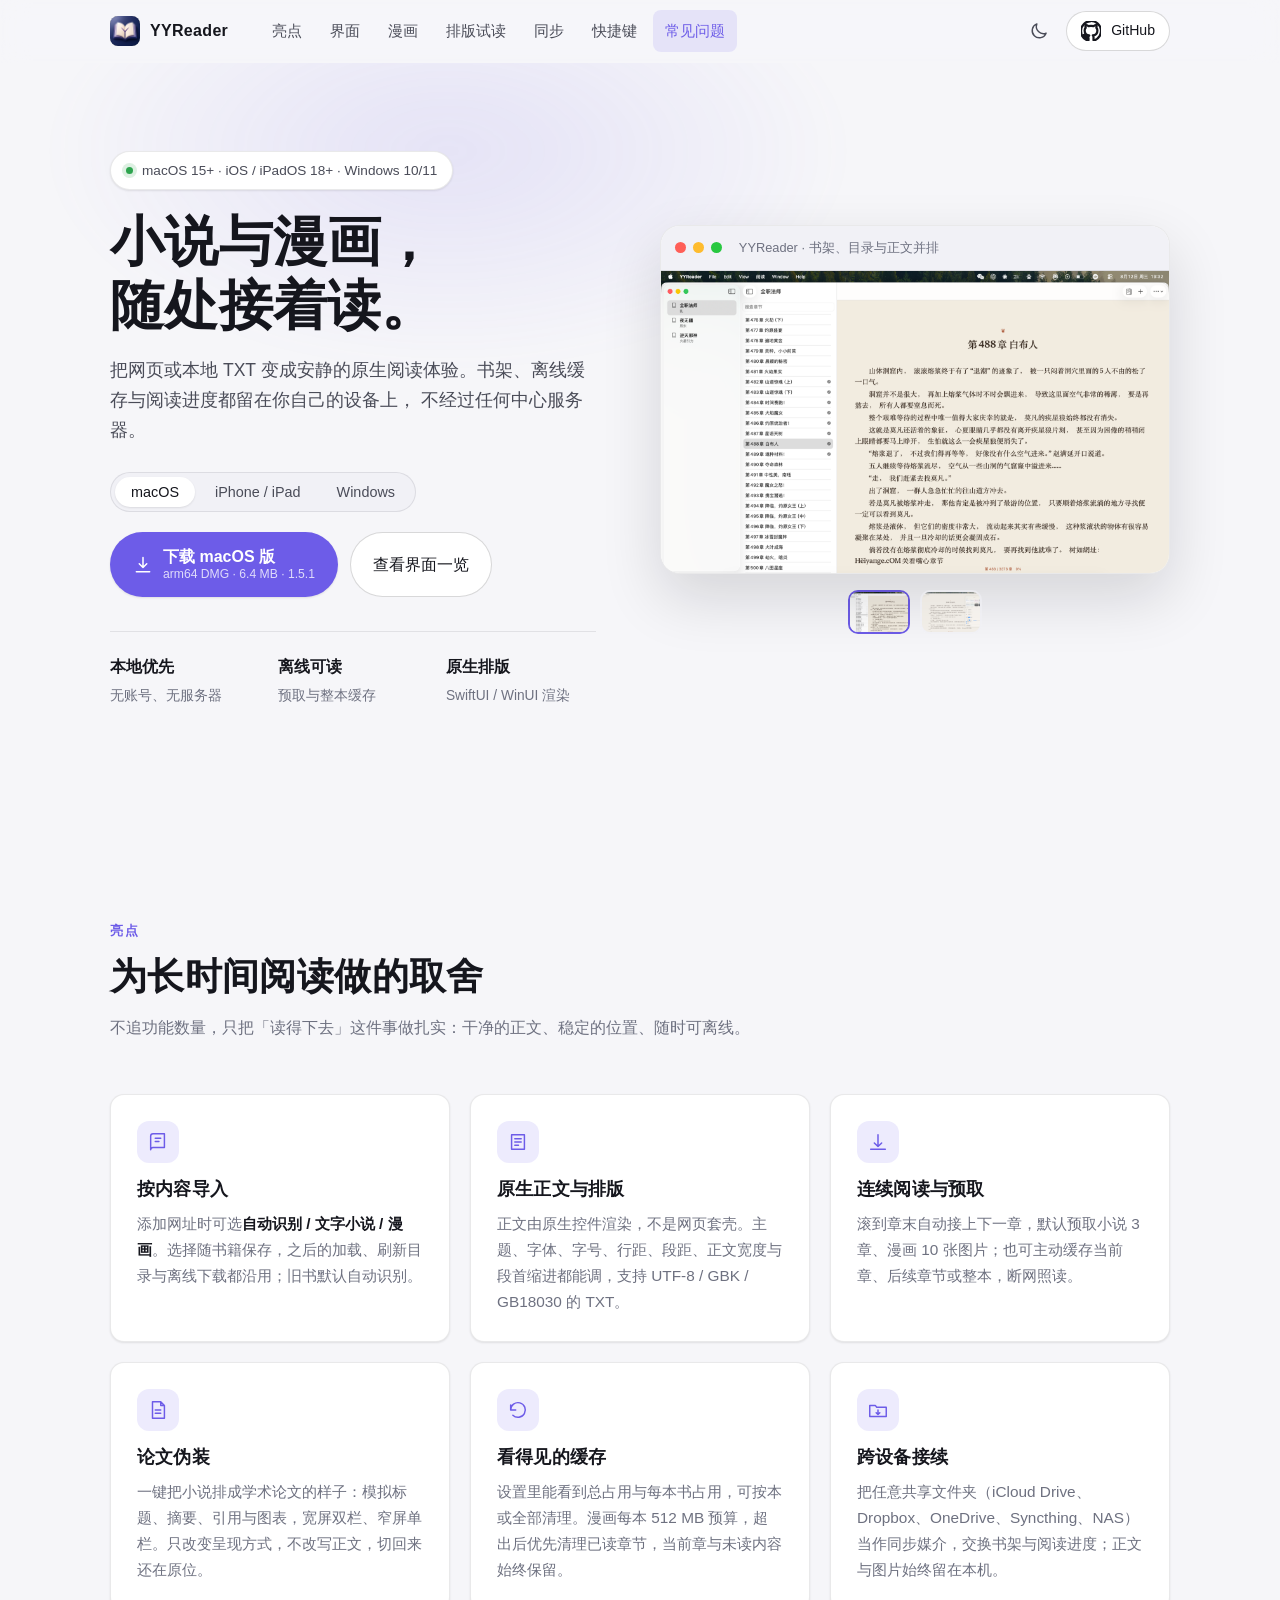
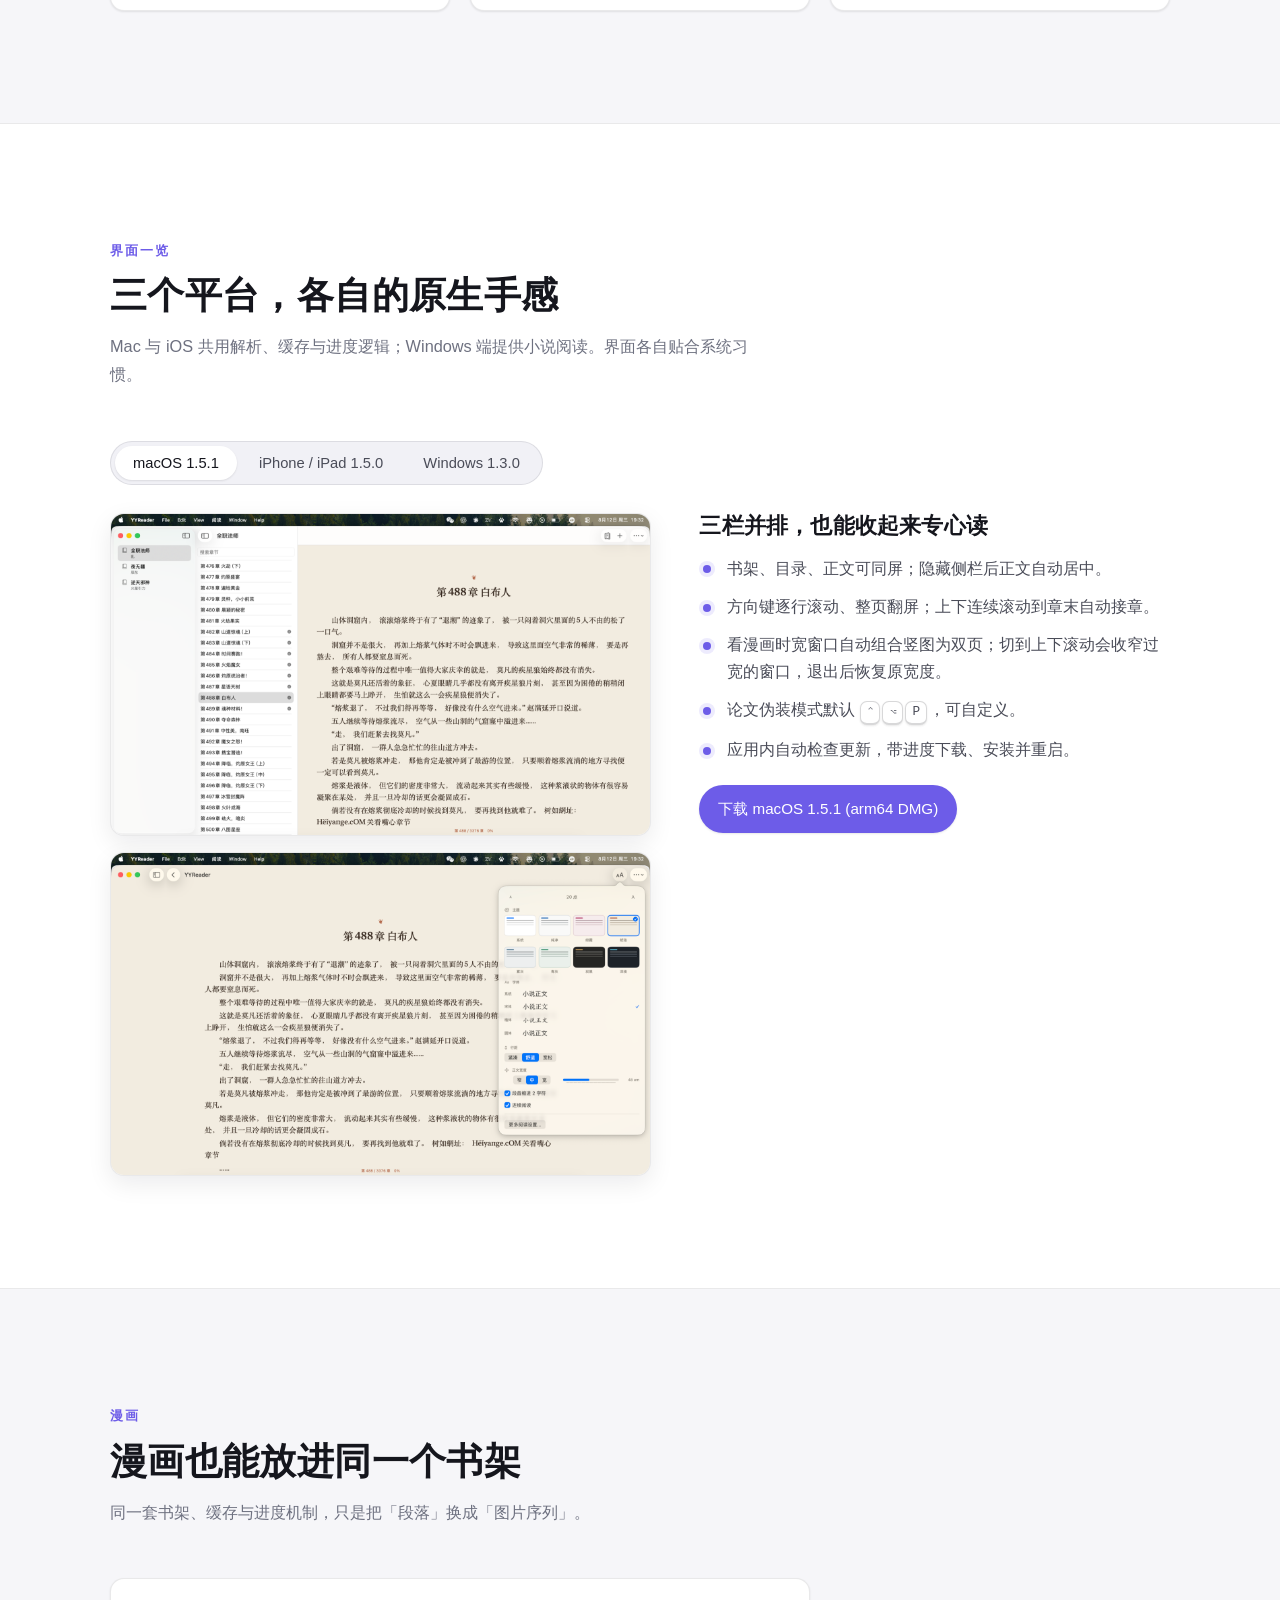
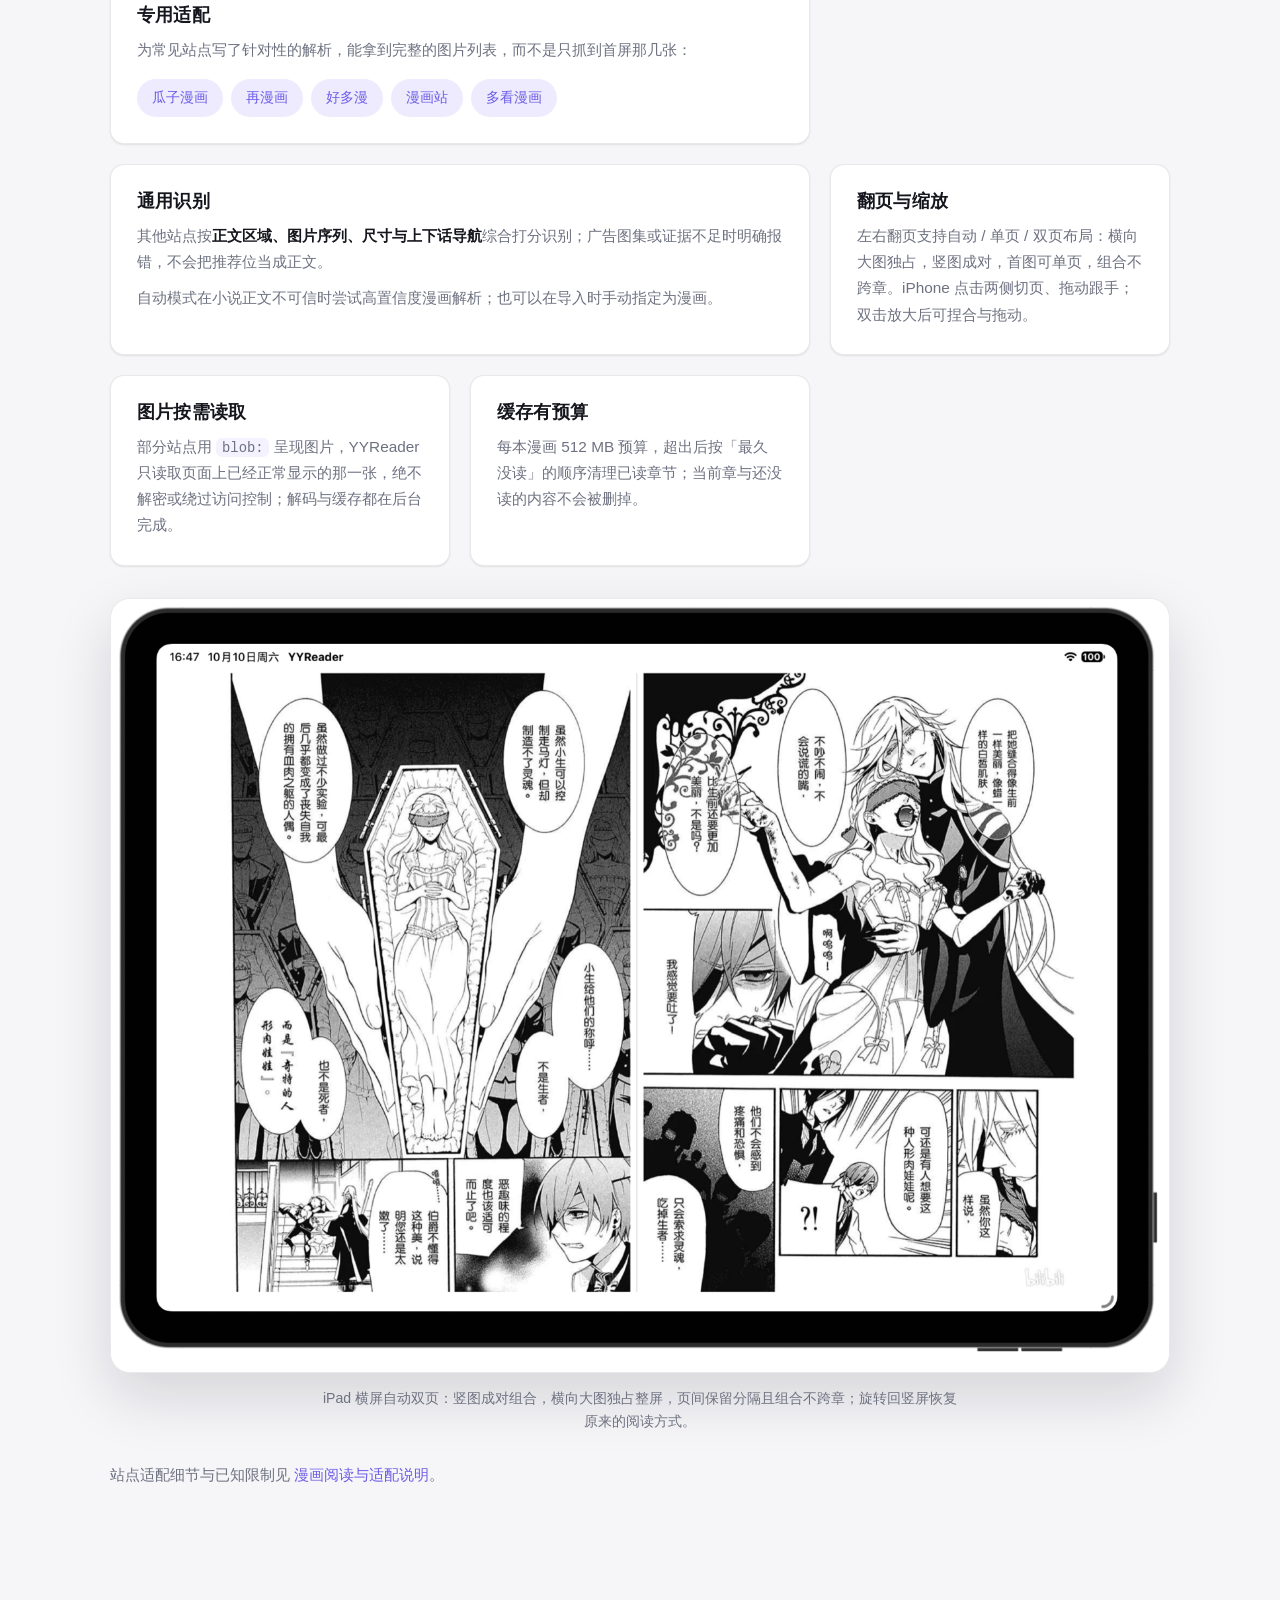
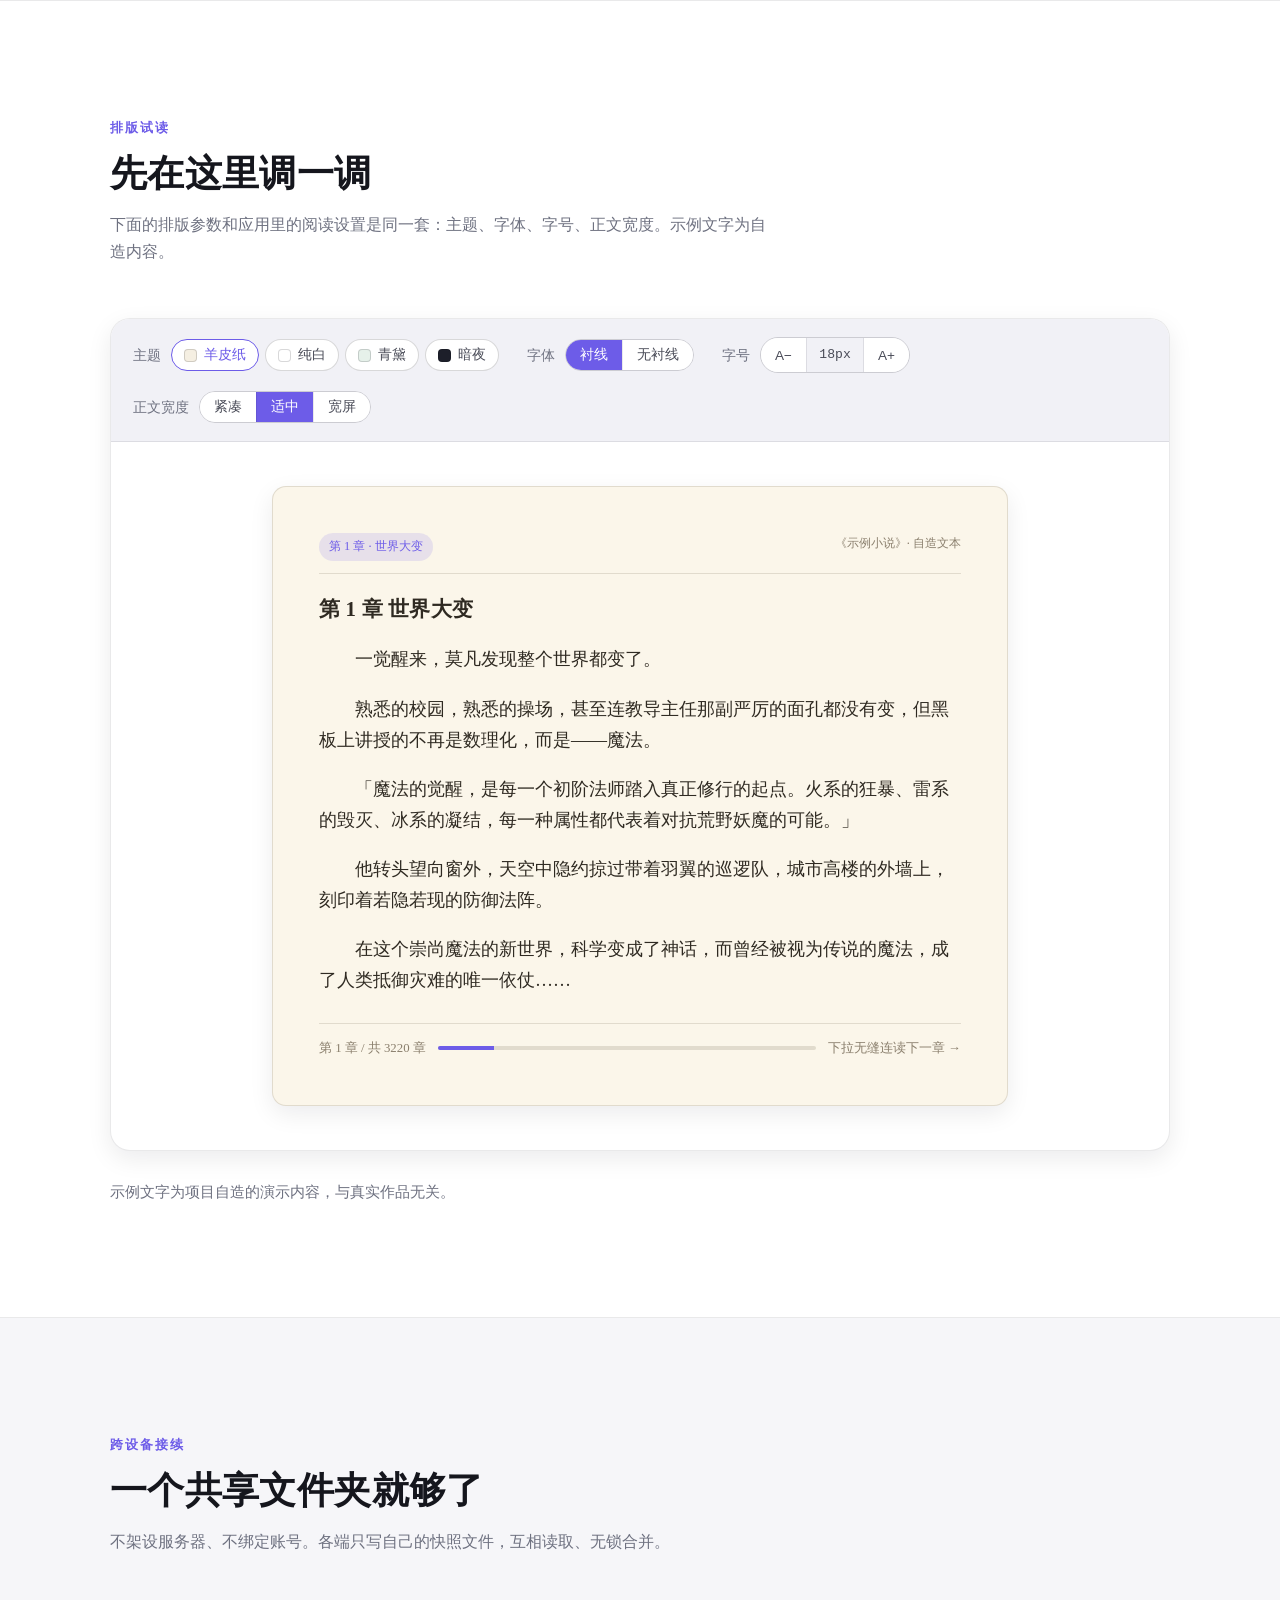
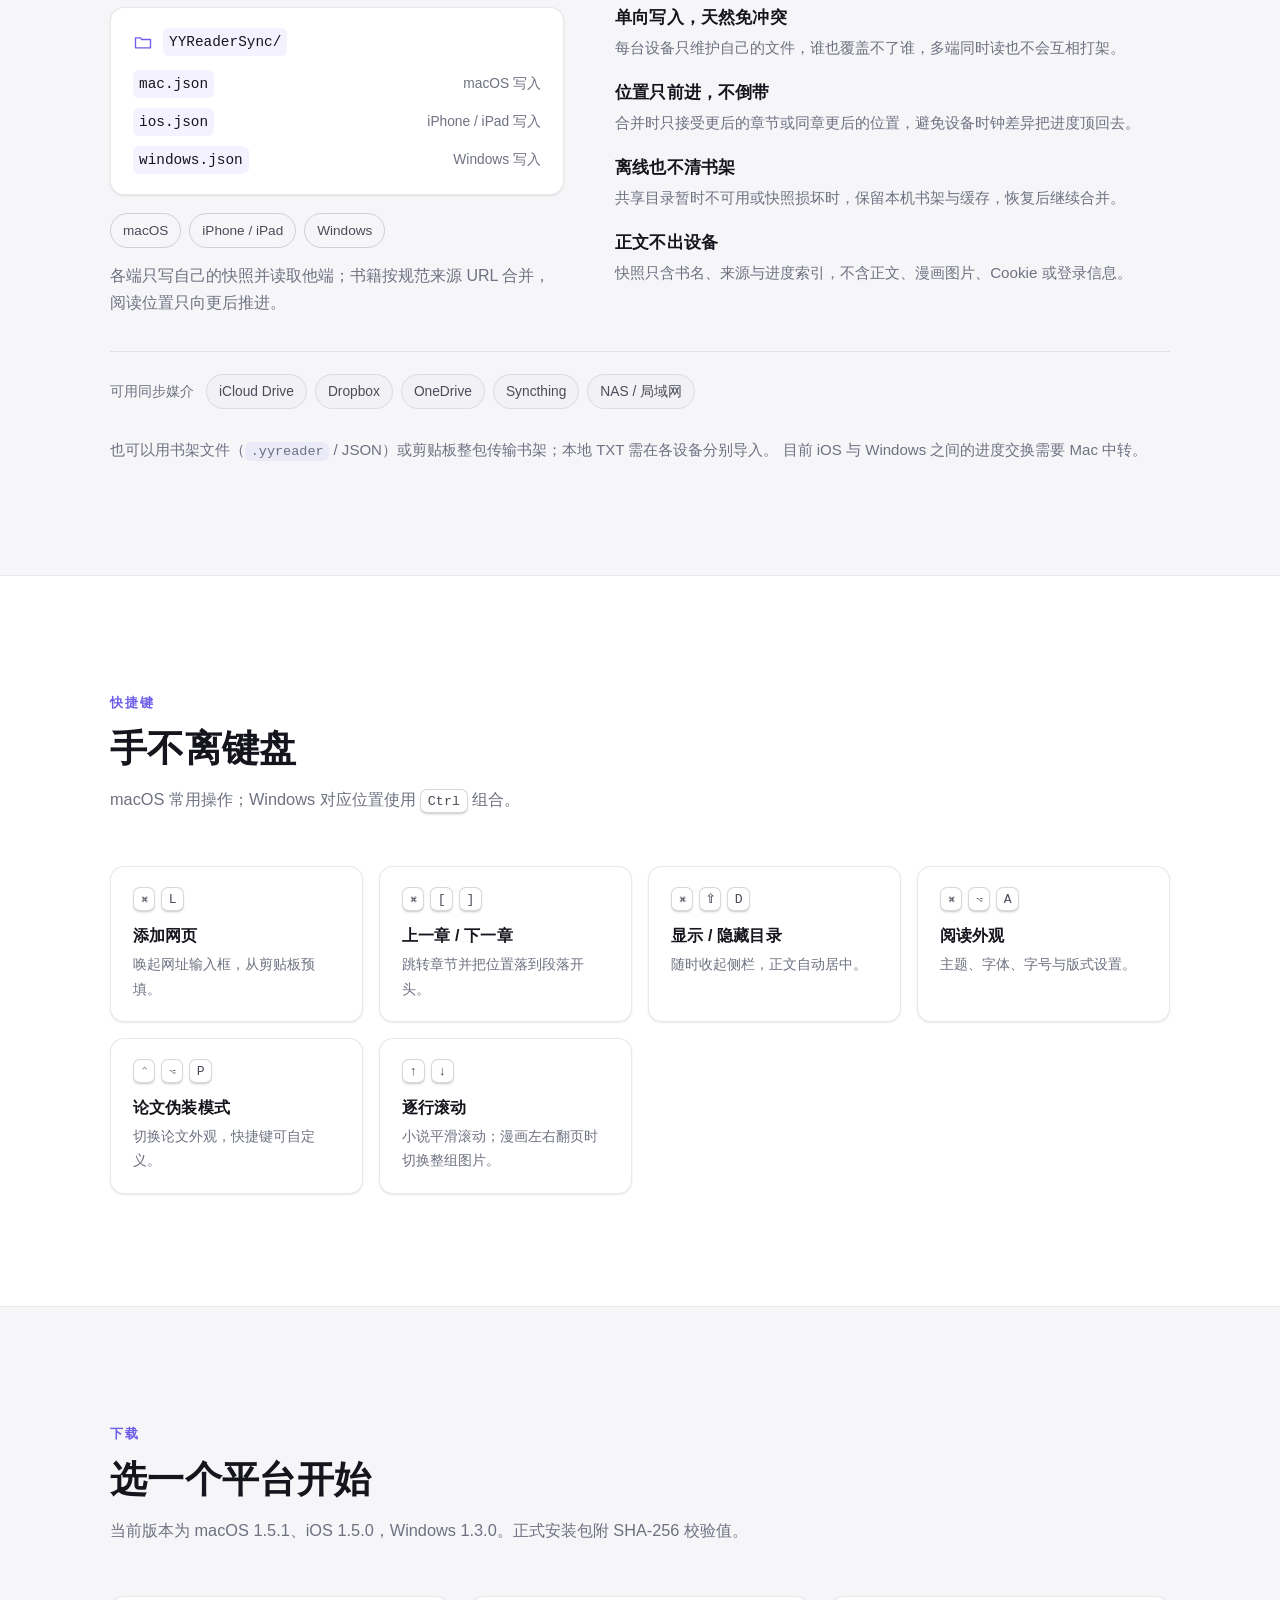
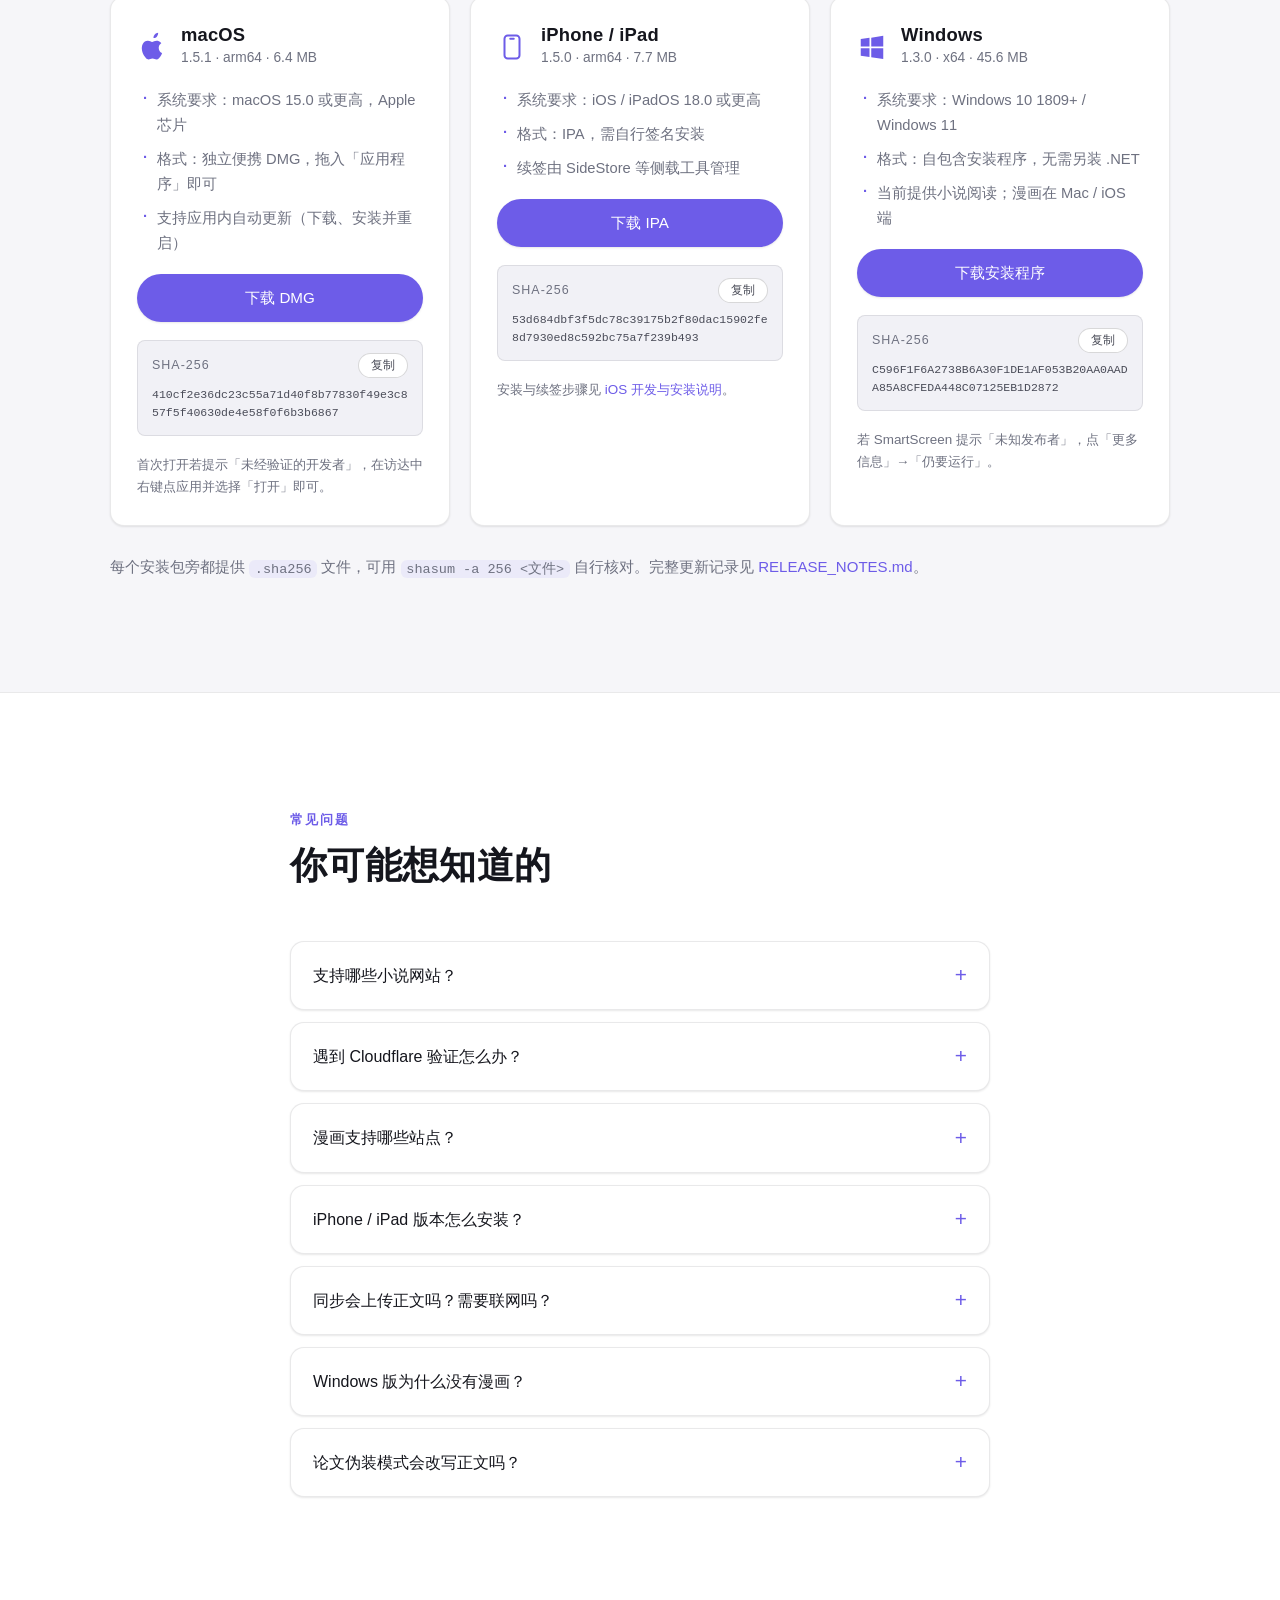
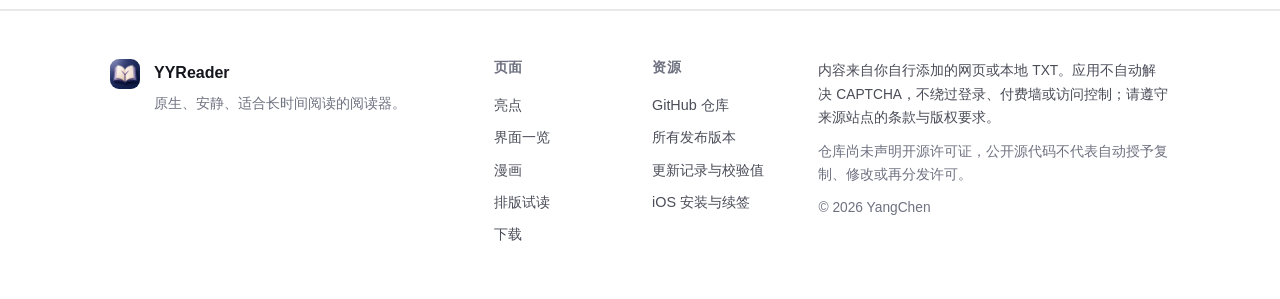
<file: docs/index.html>
<!DOCTYPE html>
<html lang="zh-CN" data-theme="auto">
<head>
  <meta charset="UTF-8">
  <meta name="viewport" content="width=device-width, initial-scale=1.0">
  <title>YYReader · 小说与漫画，随处接着读</title>
  <meta name="description" content="YYReader 是 macOS、iPhone、iPad 的原生小说与漫画阅读器，Windows 提供小说阅读。添加网页或导入 TXT，把书架、离线缓存和阅读进度留在自己的设备上。">
  <meta name="theme-color" content="#0f1017">
  <meta property="og:title" content="YYReader · 小说与漫画，随处接着读">
  <meta property="og:description" content="macOS、iPhone 与 iPad 的原生小说和漫画阅读器，Windows 提供小说阅读。本地优先、离线可读、跨设备接续。">
  <meta property="og:type" content="website">
  <link rel="icon" href="images/favicon.png">
  <link rel="apple-touch-icon" href="images/app-icon.png">
  <link rel="stylesheet" href="style.css">
</head>
<body>
  <a class="skip-link" href="#main">跳到主要内容</a>

  <header class="site-header" id="siteHeader">
    <div class="container header-inner">
      <a class="brand" href="#top" aria-label="YYReader 首页">
        <img src="images/app-icon.png" alt="" width="30" height="30">
        <span class="brand-name">YYReader</span>
      </a>

      <nav class="site-nav" id="siteNav" aria-label="主导航">
        <a href="#features">亮点</a>
        <a href="#platforms">界面</a>
        <a href="#manga">漫画</a>
        <a href="#sandbox">排版试读</a>
        <a href="#sync">同步</a>
        <a href="#shortcuts">快捷键</a>
        <a href="#faq">常见问题</a>
      </nav>

      <div class="header-actions">
        <button class="icon-btn" id="themeToggle" type="button" aria-label="切换深浅主题" title="切换深浅主题">
          <svg class="icon-sun" viewBox="0 0 24 24" aria-hidden="true"><circle cx="12" cy="12" r="4.2"/><path d="M12 2.6v2.2M12 19.2v2.2M4.6 12H2.4M21.6 12h-2.2M6.7 6.7 5.2 5.2M18.8 18.8l-1.5-1.5M17.3 6.7l1.5-1.5M5.2 18.8l1.5-1.5"/></svg>
          <svg class="icon-moon" viewBox="0 0 24 24" aria-hidden="true"><path d="M20.5 14.6A8.6 8.6 0 0 1 9.4 3.5a8.6 8.6 0 1 0 11.1 11.1Z"/></svg>
        </button>
        <a class="btn btn-ghost btn-sm header-github" href="https://github.com/YangChen-cn/YYReader" target="_blank" rel="noopener">
          <svg viewBox="0 0 16 16" aria-hidden="true" class="icon-github"><path d="M8 0C3.58 0 0 3.58 0 8c0 3.54 2.29 6.53 5.47 7.59.4.07.55-.17.55-.38 0-.19-.01-.82-.01-1.49-2.01.37-2.53-.49-2.69-.94-.09-.23-.48-.94-.82-1.13-.28-.15-.68-.52-.01-.53.63-.01 1.08.58 1.23.82.72 1.21 1.87.87 2.33.66.07-.52.28-.87.51-1.07-1.78-.2-3.64-.89-3.64-3.95 0-.87.31-1.59.82-2.15-.08-.2-.36-1.02.08-2.12 0 0 .67-.21 2.2.82a7.4 7.4 0 0 1 2-.27c.68 0 1.36.09 2 .27 1.53-1.04 2.2-.82 2.2-.82.44 1.1.16 1.92.08 2.12.51.56.82 1.27.82 2.15 0 3.07-1.87 3.75-3.65 3.95.29.25.54.73.54 1.48 0 1.07-.01 1.93-.01 2.2 0 .21.15.46.55.38A8 8 0 0 0 8 0Z"/></svg>
          <span>GitHub</span>
        </a>
        <button class="icon-btn mobile-menu-btn" id="menuToggle" type="button" aria-label="展开菜单" aria-expanded="false">
          <svg viewBox="0 0 24 24" aria-hidden="true"><path d="M4 7h16M4 12h16M4 17h16"/></svg>
        </button>
      </div>
    </div>
  </header>

  <main id="main">
    <!-- Hero -->
    <section class="hero" id="top">
      <div class="hero-glow" aria-hidden="true"></div>
      <div class="container hero-inner">
        <div class="hero-copy">
          <p class="eyebrow">
            <span class="dot"></span>
            macOS 15+ · iOS / iPadOS 18+ · Windows 10/11
          </p>
          <h1>小说与漫画，<br>随处接着读。</h1>
          <p class="hero-lead">
            把网页或本地 TXT 变成安静的原生阅读体验。书架、离线缓存与阅读进度都留在你自己的设备上，
            不经过任何中心服务器。
          </p>

          <div class="download-picker" role="group" aria-label="选择下载平台">
            <button class="pick is-active" type="button" data-platform="macos">macOS</button>
            <button class="pick" type="button" data-platform="ios">iPhone / iPad</button>
            <button class="pick" type="button" data-platform="windows">Windows</button>
          </div>

          <div class="hero-actions">
            <a class="btn btn-primary btn-lg" id="heroDownload" href="#" rel="noopener">
              <svg viewBox="0 0 24 24" aria-hidden="true" class="icon-download"><path d="M12 3v12m0 0 4.5-4.5M12 15l-4.5-4.5M4 20h16"/></svg>
              <span class="btn-text">
                <strong id="heroDownloadLabel">下载 macOS 版</strong>
                <small id="heroDownloadMeta">arm64 DMG · 6.4 MB · 1.5.1</small>
              </span>
            </a>
            <a class="btn btn-ghost btn-lg" href="#platforms" id="heroSecondary">查看界面一览</a>
          </div>

          <ul class="hero-facts">
            <li><strong>本地优先</strong><span>无账号、无服务器</span></li>
            <li><strong>离线可读</strong><span>预取与整本缓存</span></li>
            <li><strong>原生排版</strong><span>SwiftUI / WinUI 渲染</span></li>
          </ul>
        </div>

        <div class="hero-stage">
          <div class="device-frame" id="deviceFrame" data-device="macos">
            <div class="frame-bar" aria-hidden="true">
              <span class="light red"></span><span class="light amber"></span><span class="light green"></span>
              <span class="frame-title" id="frameTitle">YYReader · 书架与正文并排</span>
            </div>
            <div class="notch" aria-hidden="true"></div>
            <img id="stageImage" src="images/yyreader-macos-library.png" alt="YYReader macOS 界面：书架、目录与正文并排">
          </div>
          <div class="stage-thumbs" id="stageThumbs" role="tablist" aria-label="切换界面截图"></div>
        </div>
      </div>
    </section>

    <!-- Highlights -->
    <section class="section" id="features">
      <div class="container">
        <header class="section-head">
          <p class="section-kicker">亮点</p>
          <h2>为长时间阅读做的取舍</h2>
          <p class="section-sub">不追功能数量，只把「读得下去」这件事做扎实：干净的正文、稳定的位置、随时可离线。</p>
        </header>

        <div class="card-grid">
          <article class="card">
            <span class="card-icon">
              <svg viewBox="0 0 24 24" aria-hidden="true"><path d="M4 5.5A2.5 2.5 0 0 1 6.5 3H19v15H6.5A2.5 2.5 0 0 0 4 20.5ZM4 20.5V5.5M9 8h6M9 11.5h4"/></svg>
            </span>
            <h3>按内容导入</h3>
            <p>添加网址时可选<strong>自动识别 / 文字小说 / 漫画</strong>。选择随书籍保存，之后的加载、刷新目录与离线下载都沿用；旧书默认自动识别。</p>
          </article>

          <article class="card">
            <span class="card-icon">
              <svg viewBox="0 0 24 24" aria-hidden="true"><path d="M5 4h14v16H5zM8.5 8.5h7M8.5 12h7M8.5 15.5h4"/></svg>
            </span>
            <h3>原生正文与排版</h3>
            <p>正文由原生控件渲染，不是网页套壳。主题、字体、字号、行距、段距、正文宽度与段首缩进都能调，支持 UTF-8 / GBK / GB18030 的 TXT。</p>
          </article>

          <article class="card">
            <span class="card-icon">
              <svg viewBox="0 0 24 24" aria-hidden="true"><path d="M12 4v13m0 0 4-4m-4 4-4-4M4 20h16"/></svg>
            </span>
            <h3>连续阅读与预取</h3>
            <p>滚到章末自动接上下一章，默认预取小说 3 章、漫画 10 张图片；也可主动缓存当前章、后续章节或整本，断网照读。</p>
          </article>

          <article class="card">
            <span class="card-icon">
              <svg viewBox="0 0 24 24" aria-hidden="true"><path d="M6 3h9l4 4v14H6zM15 3v4h4M9 12h6M9 15.5h6"/></svg>
            </span>
            <h3>论文伪装</h3>
            <p>一键把小说排成学术论文的样子：模拟标题、摘要、引用与图表，宽屏双栏、窄屏单栏。只改变呈现方式，不改写正文，切回来还在原位。</p>
          </article>

          <article class="card">
            <span class="card-icon">
              <svg viewBox="0 0 24 24" aria-hidden="true"><path d="M4 12a8 8 0 1 1 2.4 5.7M4 12V6.5M4 12h5.5"/></svg>
            </span>
            <h3>看得见的缓存</h3>
            <p>设置里能看到总占用与每本书占用，可按本或全部清理。漫画每本 512 MB 预算，超出后优先清理已读章节，当前章与未读内容始终保留。</p>
          </article>

          <article class="card">
            <span class="card-icon">
              <svg viewBox="0 0 24 24" aria-hidden="true"><path d="M3 7h6l1.6 2H21v10H3zM12 12v5m0 0-2-2m2 2 2-2"/></svg>
            </span>
            <h3>跨设备接续</h3>
            <p>把任意共享文件夹（iCloud Drive、Dropbox、OneDrive、Syncthing、NAS）当作同步媒介，交换书架与阅读进度；正文与图片始终留在本机。</p>
          </article>
        </div>
      </div>
    </section>

    <!-- Platforms -->
    <section class="section section-alt" id="platforms">
      <div class="container">
        <header class="section-head">
          <p class="section-kicker">界面一览</p>
          <h2>三个平台，各自的原生手感</h2>
          <p class="section-sub">Mac 与 iOS 共用解析、缓存与进度逻辑；Windows 端提供小说阅读。界面各自贴合系统习惯。</p>
        </header>

        <div class="tabs" role="tablist" aria-label="平台">
          <button class="tab is-active" type="button" role="tab" aria-selected="true" data-tab="macos">macOS 1.5.1</button>
          <button class="tab" type="button" role="tab" aria-selected="false" data-tab="ios">iPhone / iPad 1.5.0</button>
          <button class="tab" type="button" role="tab" aria-selected="false" data-tab="windows">Windows 1.3.0</button>
        </div>

        <div class="panel is-active" data-panel="macos">
          <div class="panel-media">
            <img src="images/yyreader-macos-library.png" alt="macOS 书架、章节目录与原生正文并排显示" loading="lazy">
            <img src="images/yyreader-macos-reading-settings.png" alt="macOS 阅读设置：主题、字体与版式" loading="lazy">
          </div>
          <div class="panel-copy">
            <h3>三栏并排，也能收起来专心读</h3>
            <ul class="check-list">
              <li>书架、目录、正文可同屏；隐藏侧栏后正文自动居中。</li>
              <li>方向键逐行滚动、整页翻屏；上下连续滚动到章末自动接章。</li>
              <li>看漫画时宽窗口自动组合竖图为双页；切到上下滚动会收窄过宽的窗口，退出后恢复原宽度。</li>
              <li>论文伪装模式默认 <kbd>⌃</kbd><kbd>⌥</kbd><kbd>P</kbd>，可自定义。</li>
              <li>应用内自动检查更新，带进度下载、安装并重启。</li>
            </ul>
            <a class="btn btn-primary" href="https://github.com/YangChen-cn/YYReader/releases/download/v1.5.1/YYReader-1.5.1-arm64.dmg" rel="noopener">
              下载 macOS 1.5.1 (arm64 DMG)
            </a>
          </div>
        </div>

        <div class="panel" data-panel="ios">
          <div class="panel-media panel-media-phone">
            <img src="images/yyreader-ios-bookshelf.png" alt="iPhone 书架：书封、作者、离线状态与阅读进度" loading="lazy">
            <img src="images/yyreader-ios-reading.png" alt="iPhone 正文阅读：原生排版与章节菜单" loading="lazy">
            <img src="images/yyreader-ios-import-menu.png" alt="iOS 添加菜单：添加网页、导入 TXT 与书架传输" loading="lazy">
          </div>
          <div class="panel-copy">
            <h3>点开就接着读，轻点中间唤出菜单</h3>
            <ul class="check-list">
              <li>从书架点书直接续读，不再先跳目录；新书从首章开始。</li>
              <li>左右分页与上下滚动两种方式，两种都能隐藏标题栏与进度栏。</li>
              <li>漫画默认上下滚动，也可左右翻页：点两侧直接切页，拖动跟手翻页，双击放大、支持捏合缩放。</li>
              <li>iPad 是独立的书架与阅读界面，目录按需打开；漫画默认开启「横屏自动双页」。</li>
              <li>IPA 需用 SideStore 等侧载工具自行签名，续签由工具管理。</li>
            </ul>
            <a class="btn btn-primary" href="https://github.com/YangChen-cn/YYReader/releases/download/ios-v1.5.0/YYReader-iOS-1.5.0-resign.ipa" rel="noopener">
              下载 iPhone / iPad 1.5.0 (IPA)
            </a>
          </div>
        </div>

        <div class="panel" data-panel="windows">
          <div class="panel-media">
            <img src="images/yyreader-windows-library.png" alt="Windows 章节目录与正文阅读" loading="lazy">
            <img src="images/yyreader-windows-reading-settings.png" alt="Windows 阅读设置：字体、间距与宽度" loading="lazy">
          </div>
          <div class="panel-copy">
            <h3>原生小说阅读与离线缓存</h3>
            <ul class="check-list">
              <li>WinUI 3 原生界面，支持目录、连续阅读与论文伪装模式（默认 <kbd>Ctrl</kbd><kbd>Alt</kbd><kbd>P</kbd>）。</li>
              <li>TXT 导入、离线缓存与书架同步用法与 Mac 一致。</li>
              <li>当前发布版为 1.3.0：漫画阅读与导入类型选择目前在 Mac / iOS 提供。</li>
            </ul>
            <a class="btn btn-primary" href="https://github.com/YangChen-cn/YYReader/releases/download/v1.3.0/YYReader-Setup-x64-1.3.0.exe" rel="noopener">
              下载 Windows 1.3.0 (x64 安装程序)
            </a>
          </div>
        </div>
      </div>
    </section>

    <!-- Manga -->
    <section class="section" id="manga">
      <div class="container">
        <header class="section-head">
          <p class="section-kicker">漫画</p>
          <h2>漫画也能放进同一个书架</h2>
          <p class="section-sub">同一套书架、缓存与进度机制，只是把「段落」换成「图片序列」。</p>
        </header>

        <div class="manga-grid">
          <article class="card card-wide">
            <h3>专用适配</h3>
            <p>为常见站点写了针对性的解析，能拿到完整的图片列表，而不是只抓到首屏那几张：</p>
            <ul class="chip-list">
              <li>瓜子漫画</li><li>再漫画</li><li>好多漫</li><li>漫画站</li><li>多看漫画</li>
            </ul>
          </article>

          <article class="card card-wide">
            <h3>通用识别</h3>
            <p>其他站点按<strong>正文区域、图片序列、尺寸与上下话导航</strong>综合打分识别；广告图集或证据不足时明确报错，不会把推荐位当成正文。</p>
            <p class="muted">自动模式在小说正文不可信时尝试高置信度漫画解析；也可以在导入时手动指定为漫画。</p>
          </article>

          <article class="card">
            <h3>翻页与缩放</h3>
            <p>左右翻页支持自动 / 单页 / 双页布局：横向大图独占，竖图成对，首图可单页，组合不跨章。iPhone 点击两侧切页、拖动跟手；双击放大后可捏合与拖动。</p>
          </article>

          <article class="card">
            <h3>图片按需读取</h3>
            <p>部分站点用 <code>blob:</code> 呈现图片，YYReader 只读取页面上已经正常显示的那一张，绝不解密或绕过访问控制；解码与缓存都在后台完成。</p>
          </article>

          <article class="card">
            <h3>缓存有预算</h3>
            <p>每本漫画 512 MB 预算，超出后按「最久没读」的顺序清理已读章节；当前章与还没读的内容不会被删掉。</p>
          </article>
        </div>

        <figure class="shot">
          <img src="images/yyreader-ipad-manga-spread.png" alt="iPad 上的 YYReader 漫画阅读：横屏时竖图自动成对组合成双页" loading="lazy">
          <figcaption>iPad 横屏自动双页：竖图成对组合，横向大图独占整屏，页间保留分隔且组合不跨章；旋转回竖屏恢复原来的阅读方式。</figcaption>
        </figure>

        <p class="section-foot">
          站点适配细节与已知限制见
          <a href="https://github.com/YangChen-cn/YYReader/blob/main/docs/MANGA_SUPPORT.md" target="_blank" rel="noopener">漫画阅读与适配说明</a>。
        </p>
      </div>
    </section>

    <!-- Typesetting sandbox -->
    <section class="section section-alt" id="sandbox">
      <div class="container">
        <header class="section-head">
          <p class="section-kicker">排版试读</p>
          <h2>先在这里调一调</h2>
          <p class="section-sub">下面的排版参数和应用里的阅读设置是同一套：主题、字体、字号、正文宽度。示例文字为自造内容。</p>
        </header>

        <div class="sandbox">
          <div class="sandbox-bar">
            <div class="sandbox-group">
              <span class="sandbox-label">主题</span>
              <div class="chips" id="themeChips">
                <button class="chip is-active" type="button" data-reader-theme="paper"><i class="swatch swatch-paper"></i>羊皮纸</button>
                <button class="chip" type="button" data-reader-theme="light"><i class="swatch swatch-light"></i>纯白</button>
                <button class="chip" type="button" data-reader-theme="mint"><i class="swatch swatch-mint"></i>青黛</button>
                <button class="chip" type="button" data-reader-theme="dark"><i class="swatch swatch-dark"></i>暗夜</button>
              </div>
            </div>

            <div class="sandbox-group">
              <span class="sandbox-label">字体</span>
              <div class="segmented" id="fontToggle">
                <button class="seg is-active" type="button" data-font="serif">衬线</button>
                <button class="seg" type="button" data-font="sans">无衬线</button>
              </div>
            </div>

            <div class="sandbox-group">
              <span class="sandbox-label">字号</span>
              <div class="segmented stepper">
                <button class="seg" type="button" id="fontDec" aria-label="减小字号">A−</button>
                <output class="seg-value" id="fontValue">18px</output>
                <button class="seg" type="button" id="fontInc" aria-label="增大字号">A+</button>
              </div>
            </div>

            <div class="sandbox-group">
              <span class="sandbox-label">正文宽度</span>
              <div class="segmented" id="widthToggle">
                <button class="seg" type="button" data-width="narrow">紧凑</button>
                <button class="seg is-active" type="button" data-width="normal">适中</button>
                <button class="seg" type="button" data-width="wide">宽屏</button>
              </div>
            </div>
          </div>

          <div class="reader theme-paper" id="readerViewport">
            <article class="reader-sheet font-serif width-normal" id="readerSheet">
              <div class="reader-meta">
                <span class="reader-tag">第 1 章 · 世界大变</span>
                <span class="reader-book">《示例小说》· 自造文本</span>
              </div>
              <h3 class="reader-heading">第 1 章 世界大变</h3>
              <p>一觉醒来，莫凡发现整个世界都变了。</p>
              <p>熟悉的校园，熟悉的操场，甚至连教导主任那副严厉的面孔都没有变，但黑板上讲授的不再是数理化，而是——魔法。</p>
              <p>「魔法的觉醒，是每一个初阶法师踏入真正修行的起点。火系的狂暴、雷系的毁灭、冰系的凝结，每一种属性都代表着对抗荒野妖魔的可能。」</p>
              <p>他转头望向窗外，天空中隐约掠过带着羽翼的巡逻队，城市高楼的外墙上，刻印着若隐若现的防御法阵。</p>
              <p>在这个崇尚魔法的新世界，科学变成了神话，而曾经被视为传说的魔法，成了人类抵御灾难的唯一依仗……</p>
              <div class="reader-foot">
                <span>第 1 章 / 共 3220 章</span>
                <span class="reader-bar"><i style="width: 15%"></i></span>
                <span>下拉无缝连读下一章 →</span>
              </div>
            </article>
          </div>
        </div>

        <p class="section-foot muted">示例文字为项目自造的演示内容，与真实作品无关。</p>
      </div>
    </section>

    <!-- Sync -->
    <section class="section" id="sync">
      <div class="container">
        <header class="section-head">
          <p class="section-kicker">跨设备接续</p>
          <h2>一个共享文件夹就够了</h2>
          <p class="section-sub">不架设服务器、不绑定账号。各端只写自己的快照文件，互相读取、无锁合并。</p>
        </header>

        <div class="sync-grid">
          <div class="sync-files">
            <div class="folder">
              <div class="folder-head">
                <svg viewBox="0 0 24 24" aria-hidden="true" class="icon-folder"><path d="M3 7h6l1.6 2H21v10H3z"/></svg>
                <code>YYReaderSync/</code>
              </div>
              <ul class="file-list">
                <li><code>mac.json</code><span>macOS 写入</span></li>
                <li><code>ios.json</code><span>iPhone / iPad 写入</span></li>
                <li><code>windows.json</code><span>Windows 写入</span></li>
              </ul>
            </div>
            <div class="sync-devices">
              <span class="device-pill">macOS</span>
              <span class="device-pill">iPhone / iPad</span>
              <span class="device-pill">Windows</span>
            </div>
            <p class="muted">各端只写自己的快照并读取他端；书籍按规范来源 URL 合并，阅读位置只向更后推进。</p>
          </div>

          <ul class="sync-points">
            <li>
              <h3>单向写入，天然免冲突</h3>
              <p>每台设备只维护自己的文件，谁也覆盖不了谁，多端同时读也不会互相打架。</p>
            </li>
            <li>
              <h3>位置只前进，不倒带</h3>
              <p>合并时只接受更后的章节或同章更后的位置，避免设备时钟差异把进度顶回去。</p>
            </li>
            <li>
              <h3>离线也不清书架</h3>
              <p>共享目录暂时不可用或快照损坏时，保留本机书架与缓存，恢复后继续合并。</p>
            </li>
            <li>
              <h3>正文不出设备</h3>
              <p>快照只含书名、来源与进度索引，不含正文、漫画图片、Cookie 或登录信息。</p>
            </li>
          </ul>
        </div>

        <div class="media-chips">
          <span class="muted">可用同步媒介</span>
          <span>iCloud Drive</span><span>Dropbox</span><span>OneDrive</span><span>Syncthing</span><span>NAS / 局域网</span>
        </div>

        <p class="section-foot">
          也可以用书架文件（<code>.yyreader</code> / JSON）或剪贴板整包传输书架；本地 TXT 需在各设备分别导入。
          目前 iOS 与 Windows 之间的进度交换需要 Mac 中转。
        </p>
      </div>
    </section>

    <!-- Shortcuts -->
    <section class="section section-alt" id="shortcuts">
      <div class="container">
        <header class="section-head">
          <p class="section-kicker">快捷键</p>
          <h2>手不离键盘</h2>
          <p class="section-sub">macOS 常用操作；Windows 对应位置使用 <kbd>Ctrl</kbd> 组合。</p>
        </header>

        <div class="shortcut-grid">
          <div class="shortcut"><div class="keys"><kbd>⌘</kbd><kbd>L</kbd></div><h3>添加网页</h3><p>唤起网址输入框，从剪贴板预填。</p></div>
          <div class="shortcut"><div class="keys"><kbd>⌘</kbd><kbd>[</kbd><kbd>]</kbd></div><h3>上一章 / 下一章</h3><p>跳转章节并把位置落到段落开头。</p></div>
          <div class="shortcut"><div class="keys"><kbd>⌘</kbd><kbd>⇧</kbd><kbd>D</kbd></div><h3>显示 / 隐藏目录</h3><p>随时收起侧栏，正文自动居中。</p></div>
          <div class="shortcut"><div class="keys"><kbd>⌘</kbd><kbd>⌥</kbd><kbd>A</kbd></div><h3>阅读外观</h3><p>主题、字体、字号与版式设置。</p></div>
          <div class="shortcut"><div class="keys"><kbd>⌃</kbd><kbd>⌥</kbd><kbd>P</kbd></div><h3>论文伪装模式</h3><p>切换论文外观，快捷键可自定义。</p></div>
          <div class="shortcut"><div class="keys"><kbd>↑</kbd><kbd>↓</kbd></div><h3>逐行滚动</h3><p>小说平滑滚动；漫画左右翻页时切换整组图片。</p></div>
        </div>
      </div>
    </section>

    <!-- Download -->
    <section class="section" id="download">
      <div class="container">
        <header class="section-head">
          <p class="section-kicker">下载</p>
          <h2>选一个平台开始</h2>
          <p class="section-sub">当前版本为 macOS 1.5.1、iOS 1.5.0，Windows 1.3.0。正式安装包附 SHA-256 校验值。</p>
        </header>

        <div class="download-grid">
          <article class="package">
            <header class="package-head">
              <svg viewBox="0 0 24 24" aria-hidden="true" class="icon-os"><path d="M18.7 19.5c-.8 1.2-1.7 2.4-3 2.4-1.4 0-1.8-.8-3.3-.8s-2 .8-3.3.8c-1.3 0-2.3-1.3-3.1-2.5C4.2 17 2.9 12.5 4.7 9.4A4.4 4.4 0 0 1 8.8 7c1.3 0 2.5.9 3.3.9s2.3-1 3.8-.9c.6 0 2.5.3 3.6 2-.1 0-2.2 1.3-2.1 3.8 0 3 2.6 4 2.7 4-.1.1-.4 1.4-1.4 2.7M16 3.5c.6-.8 1-1.8.9-2.9-1 0-2 .6-2.7 1.4-.6.7-1.1 1.8-1 2.8 1 .1 2.1-.5 2.8-1.3"/></svg>
              <div>
                <h3>macOS</h3>
                <p class="package-meta">1.5.1 · arm64 · 6.4 MB</p>
              </div>
            </header>
            <ul class="package-list">
              <li>系统要求：macOS 15.0 或更高，Apple 芯片</li>
              <li>格式：独立便携 DMG，拖入「应用程序」即可</li>
              <li>支持应用内自动更新（下载、安装并重启）</li>
            </ul>
            <a class="btn btn-primary btn-block" href="https://github.com/YangChen-cn/YYReader/releases/download/v1.5.1/YYReader-1.5.1-arm64.dmg" rel="noopener">下载 DMG</a>
            <div class="checksum">
              <div class="checksum-head"><span>SHA-256</span><button class="copy" type="button" data-copy="410cf2e36dc23c55a71d40f8b77830f49e3c857f5f40630de4e58f0f6b3b6867">复制</button></div>
              <code>410cf2e36dc23c55a71d40f8b77830f49e3c857f5f40630de4e58f0f6b3b6867</code>
            </div>
            <p class="notice">首次打开若提示「未经验证的开发者」，在访达中右键点应用并选择「打开」即可。</p>
          </article>

          <article class="package">
            <header class="package-head">
              <svg viewBox="0 0 24 24" aria-hidden="true" class="icon-os icon-os-stroke"><rect x="6" y="2.8" width="12" height="18.4" rx="2.6"/><path d="M10.6 5.4h2.8"/></svg>
              <div>
                <h3>iPhone / iPad</h3>
                <p class="package-meta">1.5.0 · arm64 · 7.7 MB</p>
              </div>
            </header>
            <ul class="package-list">
              <li>系统要求：iOS / iPadOS 18.0 或更高</li>
              <li>格式：IPA，需自行签名安装</li>
              <li>续签由 SideStore 等侧载工具管理</li>
            </ul>
            <a class="btn btn-primary btn-block" href="https://github.com/YangChen-cn/YYReader/releases/download/ios-v1.5.0/YYReader-iOS-1.5.0-resign.ipa" rel="noopener">下载 IPA</a>
            <div class="checksum">
              <div class="checksum-head"><span>SHA-256</span><button class="copy" type="button" data-copy="53d684dbf3f5dc78c39175b2f80dac15902fe8d7930ed8c592bc75a7f239b493">复制</button></div>
              <code>53d684dbf3f5dc78c39175b2f80dac15902fe8d7930ed8c592bc75a7f239b493</code>
            </div>
            <p class="notice">
              安装与续签步骤见
              <a href="https://github.com/YangChen-cn/YYReader/blob/main/docs/IOS_DEVELOPMENT.md" target="_blank" rel="noopener">iOS 开发与安装说明</a>。
            </p>
          </article>

          <article class="package">
            <header class="package-head">
              <svg viewBox="0 0 24 24" aria-hidden="true" class="icon-os"><path d="M3 5.6 10 4.6v6.9H3zm8.4-1.1L21 3v8.5h-9.6zM3 13h7v6.9l-7-1zM11.4 13H21v8.5l-9.6-1.4z"/></svg>
              <div>
                <h3>Windows</h3>
                <p class="package-meta">1.3.0 · x64 · 45.6 MB</p>
              </div>
            </header>
            <ul class="package-list">
              <li>系统要求：Windows 10 1809+ / Windows 11</li>
              <li>格式：自包含安装程序，无需另装 .NET</li>
              <li>当前提供小说阅读；漫画在 Mac / iOS 端</li>
            </ul>
            <a class="btn btn-primary btn-block" href="https://github.com/YangChen-cn/YYReader/releases/download/v1.3.0/YYReader-Setup-x64-1.3.0.exe" rel="noopener">下载安装程序</a>
            <div class="checksum">
              <div class="checksum-head"><span>SHA-256</span><button class="copy" type="button" data-copy="C596F1F6A2738B6A30F1DE1AF053B20AA0AADA85A8CFEDA448C07125EB1D2872">复制</button></div>
              <code>C596F1F6A2738B6A30F1DE1AF053B20AA0AADA85A8CFEDA448C07125EB1D2872</code>
            </div>
            <p class="notice">若 SmartScreen 提示「未知发布者」，点「更多信息」→「仍要运行」。</p>
          </article>
        </div>

        <p class="section-foot">
          每个安装包旁都提供 <code>.sha256</code> 文件，可用
          <code>shasum -a 256 &lt;文件&gt;</code> 自行核对。完整更新记录见
          <a href="https://github.com/YangChen-cn/YYReader/blob/main/RELEASE_NOTES.md" target="_blank" rel="noopener">RELEASE_NOTES.md</a>。
        </p>
      </div>
    </section>

    <!-- FAQ -->
    <section class="section section-alt" id="faq">
      <div class="container container-narrow">
        <header class="section-head">
          <p class="section-kicker">常见问题</p>
          <h2>你可能想知道的</h2>
        </header>

        <div class="faq">
          <details>
            <summary>支持哪些小说网站？</summary>
            <p>专门的适配覆盖 qidiy.com 等站点；其余大多数站点由通用解析引擎处理：按 JSON-LD、OpenGraph、正文语义容器与中文标点密度判断正文，只要能正常显示章节正文和上一章 / 下一章导航，通常都能解析。</p>
          </details>
          <details>
            <summary>遇到 Cloudflare 验证怎么办？</summary>
            <p>应用优先用轻量的原生请求抓静态页面；若站点要求人机验证或必须执行脚本，会打开一个可交互的浏览器窗口让你完成一次验证，之后把渲染结果交回原生阅读器。<strong>正文不会在浏览器里阅读</strong>，也不会自动尝试绕过验证码、登录或付费墙。</p>
          </details>
          <details>
            <summary>漫画支持哪些站点？</summary>
            <p>瓜子漫画、再漫画、好多漫、漫画站、多看漫画有专用适配；其他站点通过正文区域、图片序列与导航综合识别，证据不足时会明确提示失败，而不是抓一堆广告图。细节见<a href="https://github.com/YangChen-cn/YYReader/blob/main/docs/MANGA_SUPPORT.md" target="_blank" rel="noopener">漫画阅读与适配说明</a>。</p>
          </details>
          <details>
            <summary>iPhone / iPad 版本怎么安装？</summary>
            <p>下载 IPA 后用 SideStore、Sideloadly 等工具用自己的 Apple ID 签名安装，7 天有效期由工具负责续签。作者已完成过真机签名、阅读与同步的完整流程；具体步骤见<a href="https://github.com/YangChen-cn/YYReader/blob/main/docs/IOS_DEVELOPMENT.md" target="_blank" rel="noopener">iOS 开发与安装说明</a>。</p>
          </details>
          <details>
            <summary>同步会上传正文吗？需要联网吗？</summary>
            <p>不会。同步只交换书架、书籍信息与进度索引，正文与漫画图片始终留在本机。同步也不需要常连网络：离线时进度先存在本地，共享文件夹恢复可用后自动合并。</p>
          </details>
          <details>
            <summary>Windows 版为什么没有漫画？</summary>
            <p>漫画支持目前在 Mac 与 iOS 端提供（含双页布局、图片缓存预算与专用站点适配）。Windows 1.3.0 专注于小说阅读、TXT 导入、离线缓存、论文伪装与书架同步。</p>
          </details>
          <details>
            <summary>论文伪装模式会改写正文吗？</summary>
            <p>不会。它只改变呈现方式：套上模拟的论文标题、摘要、引用与图表，宽屏双栏、窄屏单栏。切回普通阅读后仍在原来的位置，正文内容一字不改。</p>
          </details>
        </div>
      </div>
    </section>
  </main>

  <footer class="site-footer">
    <div class="container footer-inner">
      <div class="footer-brand">
        <img src="images/app-icon.png" alt="" width="30" height="30">
        <div>
          <strong>YYReader</strong>
          <p>原生、安静、适合长时间阅读的阅读器。</p>
        </div>
      </div>

      <nav class="footer-links" aria-label="页脚导航">
        <div>
          <h4>页面</h4>
          <a href="#features">亮点</a>
          <a href="#platforms">界面一览</a>
          <a href="#manga">漫画</a>
          <a href="#sandbox">排版试读</a>
          <a href="#download">下载</a>
        </div>
        <div>
          <h4>资源</h4>
          <a href="https://github.com/YangChen-cn/YYReader" target="_blank" rel="noopener">GitHub 仓库</a>
          <a href="https://github.com/YangChen-cn/YYReader/releases" target="_blank" rel="noopener">所有发布版本</a>
          <a href="https://github.com/YangChen-cn/YYReader/blob/main/RELEASE_NOTES.md" target="_blank" rel="noopener">更新记录与校验值</a>
          <a href="https://github.com/YangChen-cn/YYReader/blob/main/docs/IOS_DEVELOPMENT.md" target="_blank" rel="noopener">iOS 安装与续签</a>
        </div>
      </nav>

      <div class="footer-legal">
        <p>内容来自你自行添加的网页或本地 TXT。应用不自动解决 CAPTCHA，不绕过登录、付费墙或访问控制；请遵守来源站点的条款与版权要求。</p>
        <p class="muted">仓库尚未声明开源许可证，公开源代码不代表自动授予复制、修改或再分发许可。</p>
        <p class="muted">© 2026 YangChen</p>
      </div>
    </div>
  </footer>

  <div class="toast" id="toast" role="status" aria-live="polite"></div>

  <script src="app.js"></script>
</body>
</html>
</file>
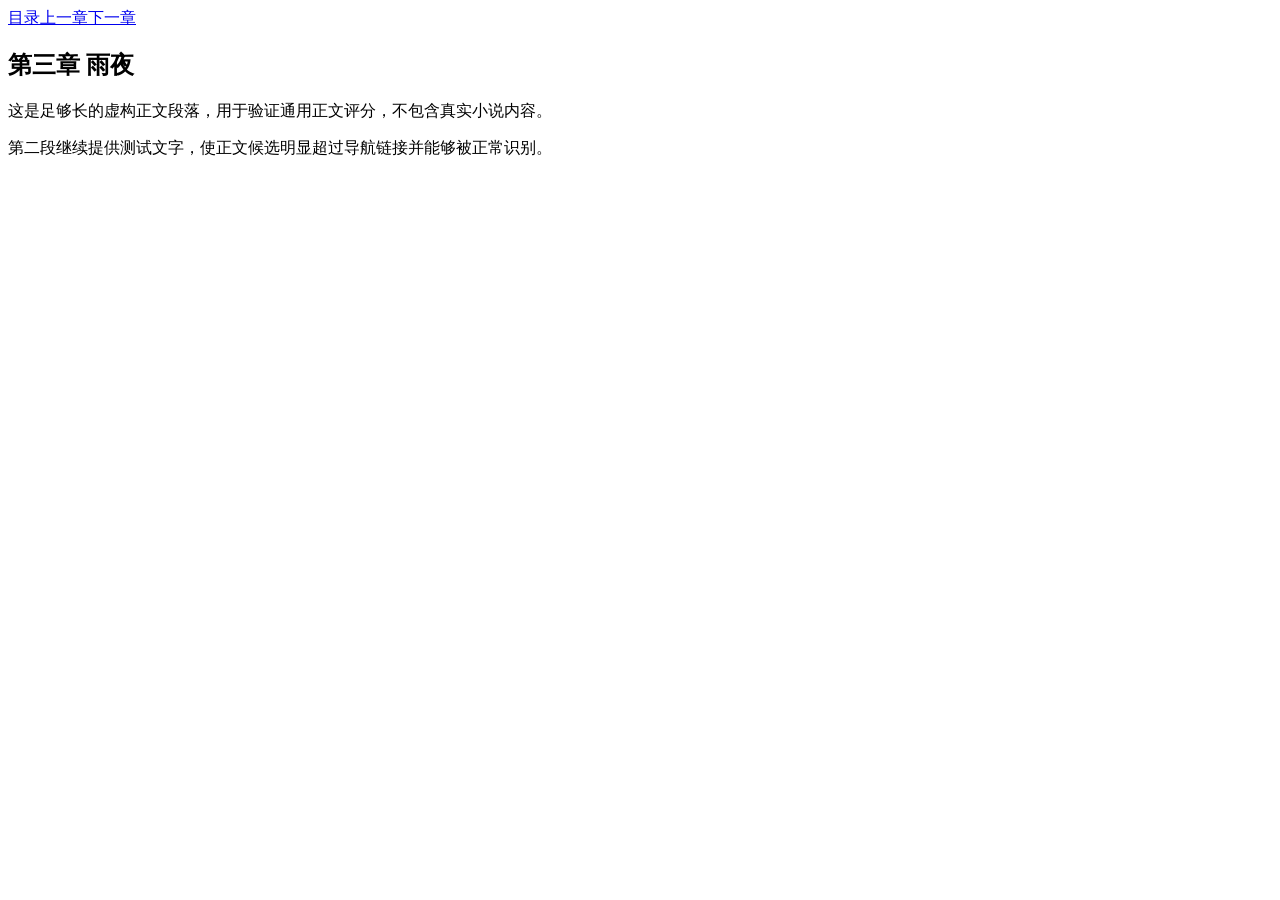
<file: YYReaderTests/Fixtures/generic_chapter.html>
<!doctype html>
<html><head>
<title>第三章 雨夜_泛用测试书</title>
<meta name="author" content="某作者"><meta property="og:title" content="第三章 雨夜_泛用测试书">
</head><body>
<nav><a href="/book/">目录</a><a rel="prev" href="2.html">上一章</a><a rel="next" href="4.html">下一章</a></nav>
<article><h1>第三章 雨夜</h1><p>这是足够长的虚构正文段落，用于验证通用正文评分，不包含真实小说内容。</p><p>第二段继续提供测试文字，使正文候选明显超过导航链接并能够被正常识别。</p></article>
</body></html>
</file>
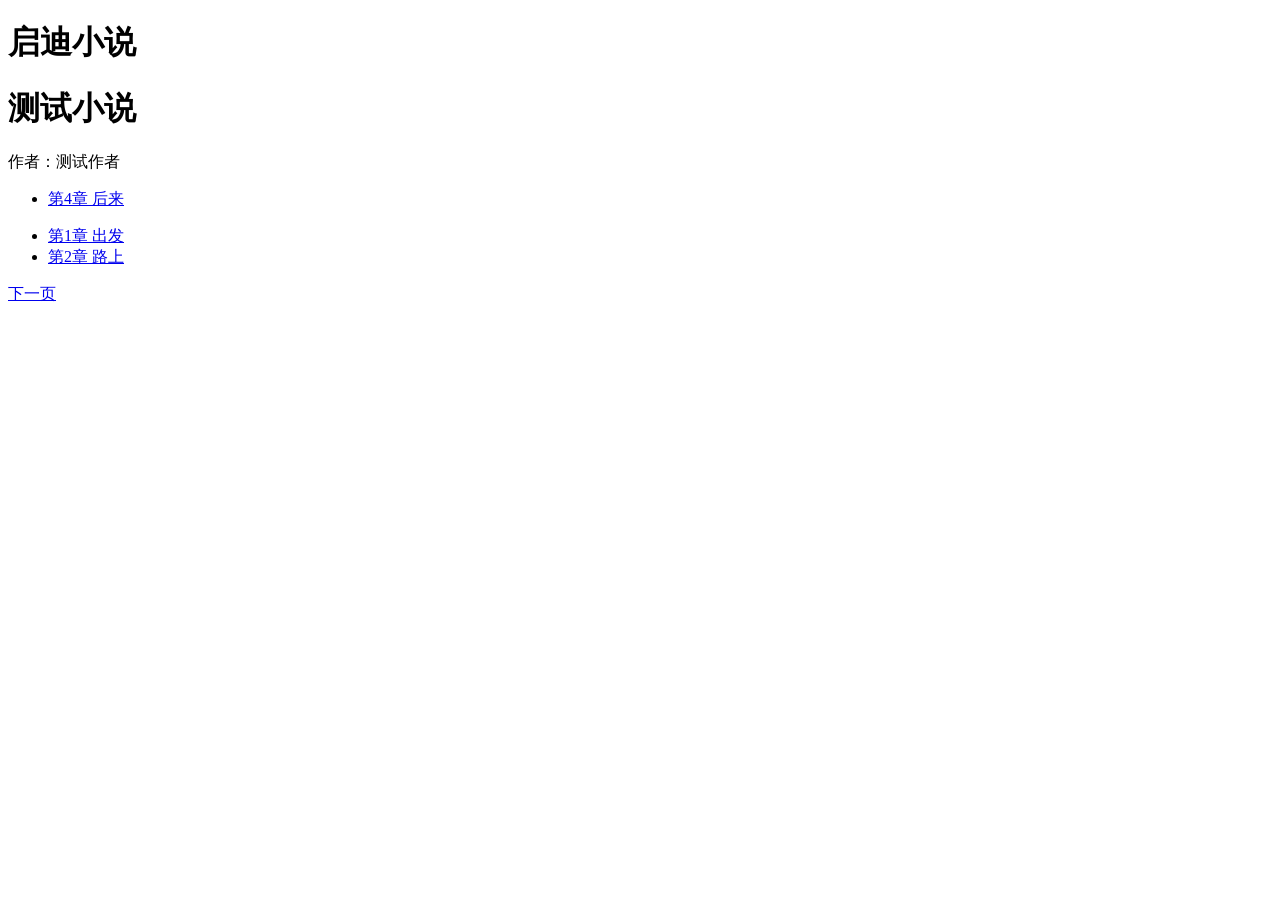
<file: YYReaderTests/Fixtures/qidiy_catalog_1.html>
<!doctype html>
<html><body>
<h1 class="logo">启迪小说</h1><h1>测试小说</h1><p>作者：测试作者</p>
<ul class="section-list"><li><a href="/book/100/4.html">第4章 后来</a></li></ul>
<ul class="section-list">
<li><a href="/book/100/1.html">第1章 出发</a></li>
<li><a href="/book/100/2.html">第2章 路上</a></li>
</ul>
<a class="onclick" href="/book/100_2/">下一页</a>
</body></html>
</file>
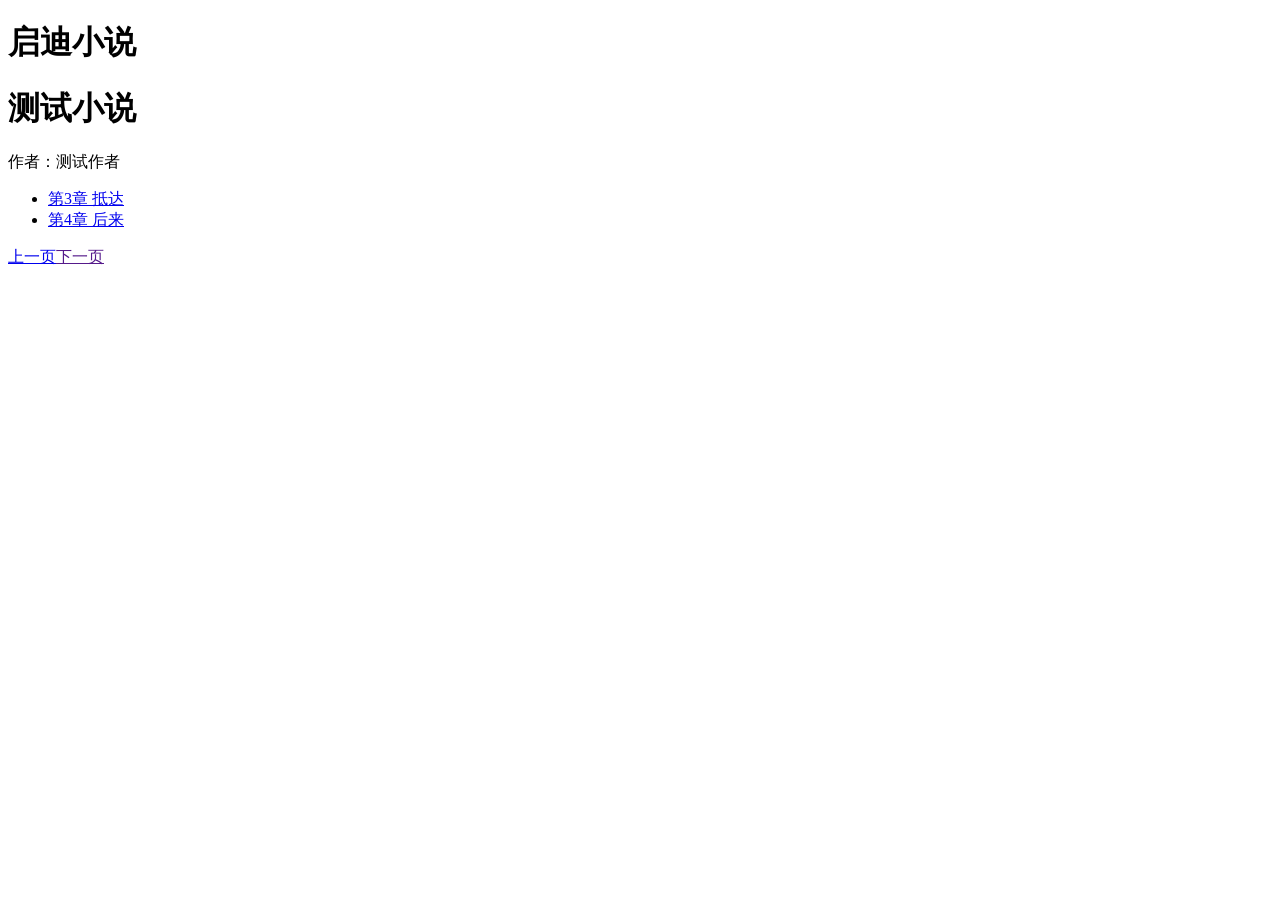
<file: YYReaderTests/Fixtures/qidiy_catalog_2.html>
<!doctype html>
<html><body>
<h1 class="logo">启迪小说</h1><h1>测试小说</h1><p>作者：测试作者</p>
<ul class="section-list">
<li><a href="/book/100/3.html">第3章 抵达</a></li>
<li><a href="/book/100/4.html">第4章 后来</a></li>
</ul>
<a class="before" href="/book/100/">上一页</a><a class="onclick" href="">下一页</a>
</body></html>
</file>
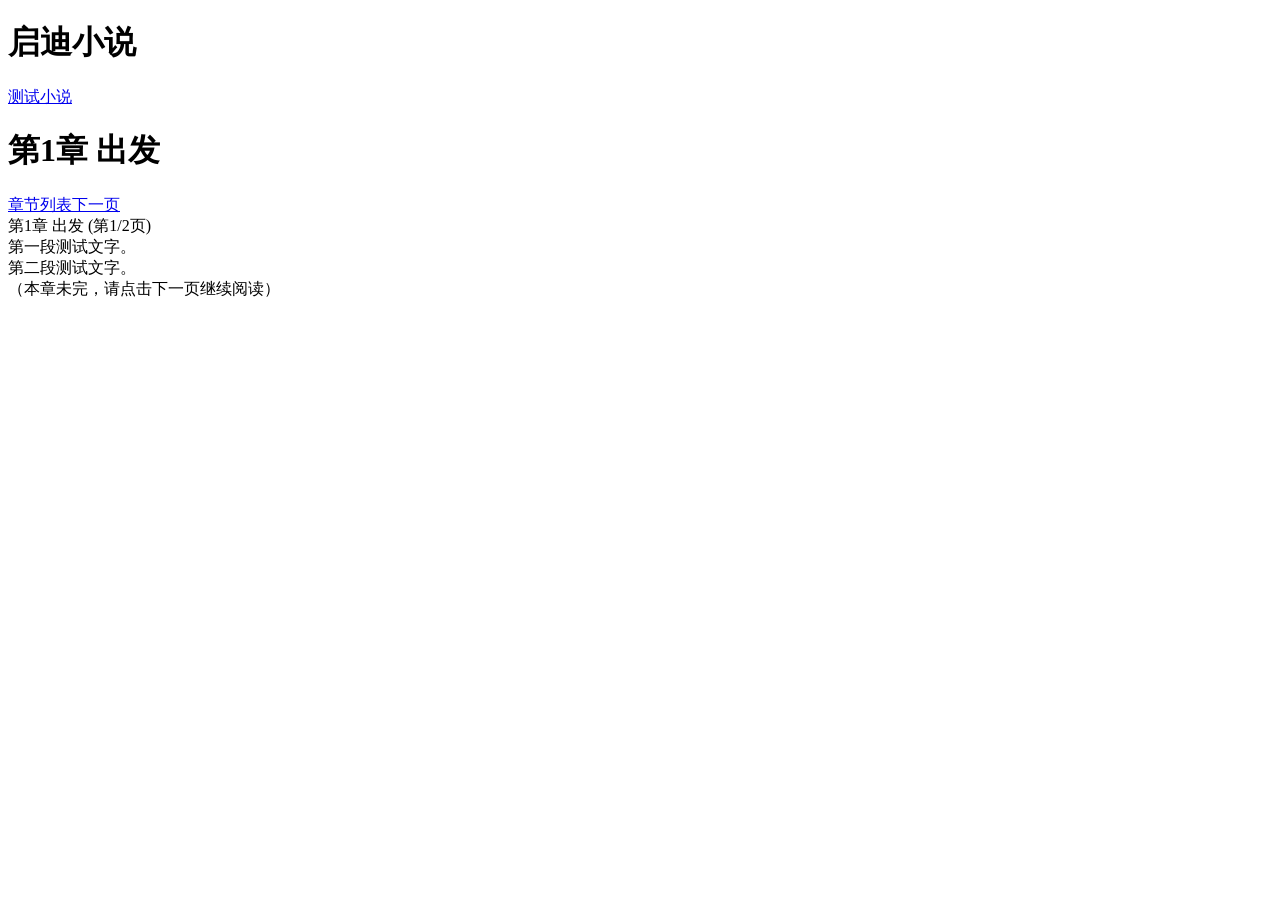
<file: YYReaderTests/Fixtures/qidiy_chapter_1.html>
<!doctype html>
<html><head><title>第1章 出发_测试小说_启迪小说</title></head><body>
<h1 class="logo">启迪小说</h1>
<div class="crumb"><a href="/book/100/">测试小说</a></div>
<h1 class="title">第1章 出发</h1>
<nav><a href="/book/100/">章节列表</a><a href="/book/100/1/2.html">下一页</a></nav>
<div id="content"><script>read2();</script>第1章 出发 (第1/2页)<br>第一段测试文字。<br>第二段测试文字。<br>（本章未完，请点击下一页继续阅读）</div>
</body></html>
</file>
<file: docs/style.css>
/* ==========================================================================
   YYReader 官网样式
   设计系统：颜色令牌 → 基础排版 → 组件 → 区块 → 响应式
   无外部字体依赖，全部使用系统字体栈。
   ========================================================================== */

/* ---------- 1. 设计令牌 ---------- */
:root {
  --font-sans: -apple-system, BlinkMacSystemFont, "Segoe UI", "PingFang SC",
    "Hiragino Sans GB", "Microsoft YaHei", "Noto Sans SC", sans-serif;
  --font-serif: Georgia, "Songti SC", "Noto Serif SC", "Source Han Serif SC",
    "Microsoft YaHei", serif;
  --font-mono: ui-monospace, SFMono-Regular, "SF Mono", Menlo, Consolas,
    "Liberation Mono", monospace;

  --accent: #6d5ce8;
  --accent-strong: #5a48d8;
  --accent-soft: rgba(109, 92, 232, 0.12);
  --accent-ring: rgba(109, 92, 232, 0.32);
  --amber: #d98324;
  --green: #2da44e;

  --radius-sm: 8px;
  --radius: 14px;
  --radius-lg: 20px;
  --radius-pill: 999px;

  --container: 1140px;
  --gutter: clamp(20px, 4vw, 40px);
  --section-y: clamp(64px, 9vw, 112px);

  --shadow-sm: 0 1px 2px rgba(15, 16, 23, 0.06), 0 1px 3px rgba(15, 16, 23, 0.04);
  --shadow: 0 8px 24px rgba(15, 16, 23, 0.08);
  --shadow-lg: 0 24px 60px rgba(15, 16, 23, 0.14);

  --ease: cubic-bezier(0.22, 0.61, 0.36, 1);
}

/* 浅色（默认） */
html[data-theme="light"],
html[data-theme="auto"] {
  --bg: #f6f6f9;
  --bg-alt: #ffffff;
  --surface: #ffffff;
  --surface-2: #f1f1f6;
  --border: rgba(15, 16, 23, 0.09);
  --border-strong: rgba(15, 16, 23, 0.16);
  --text: #15161d;
  --text-soft: #4a4c58;
  --muted: #6e7180;
  --header-bg: rgba(246, 246, 249, 0.82);
  --code-bg: rgba(109, 92, 232, 0.08);
}

/* 深色：显式选择，或跟随系统且未显式选择浅色 */
html[data-theme="dark"] {
  --bg: #0f1017;
  --bg-alt: #14161f;
  --surface: #171922;
  --surface-2: #1e2130;
  --border: rgba(255, 255, 255, 0.10);
  --border-strong: rgba(255, 255, 255, 0.18);
  --text: #eef0f6;
  --text-soft: #c3c7d4;
  --muted: #9599a8;
  --header-bg: rgba(15, 16, 23, 0.78);
  --code-bg: rgba(109, 92, 232, 0.18);
  --shadow-sm: 0 1px 2px rgba(0, 0, 0, 0.4);
  --shadow: 0 10px 30px rgba(0, 0, 0, 0.45);
  --shadow-lg: 0 28px 70px rgba(0, 0, 0, 0.55);
}

@media (prefers-color-scheme: dark) {
  html[data-theme="auto"] {
    --bg: #0f1017;
    --bg-alt: #14161f;
    --surface: #171922;
    --surface-2: #1e2130;
    --border: rgba(255, 255, 255, 0.10);
    --border-strong: rgba(255, 255, 255, 0.18);
    --text: #eef0f6;
    --text-soft: #c3c7d4;
    --muted: #9599a8;
    --header-bg: rgba(15, 16, 23, 0.78);
    --code-bg: rgba(109, 92, 232, 0.18);
    --shadow-sm: 0 1px 2px rgba(0, 0, 0, 0.4);
    --shadow: 0 10px 30px rgba(0, 0, 0, 0.45);
    --shadow-lg: 0 28px 70px rgba(0, 0, 0, 0.55);
  }
}

/* ---------- 2. 基础 ---------- */
*, *::before, *::after { box-sizing: border-box; }

html { scroll-behavior: smooth; scroll-padding-top: 84px; }

body {
  margin: 0;
  background: var(--bg);
  color: var(--text);
  font-family: var(--font-sans);
  font-size: 16px;
  line-height: 1.7;
  -webkit-font-smoothing: antialiased;
  text-rendering: optimizeLegibility;
}

img { max-width: 100%; display: block; }
a { color: var(--accent); text-decoration: none; }
a:hover { text-decoration: underline; }

h1, h2, h3, h4 { margin: 0; line-height: 1.25; letter-spacing: 0.01em; }
h1 { font-family: var(--font-serif); font-weight: 600; letter-spacing: 0.005em; }
h2 { font-family: var(--font-serif); font-weight: 600; }
p { margin: 0; }

code, kbd { font-family: var(--font-mono); font-size: 0.9em; }
code {
  background: var(--code-bg);
  border-radius: 6px;
  padding: 0.12em 0.42em;
  color: inherit;
  word-break: break-all;
}

kbd {
  display: inline-block;
  padding: 0.18em 0.5em;
  border-radius: 7px;
  border: 1px solid var(--border-strong);
  border-bottom-width: 2px;
  background: var(--surface);
  box-shadow: var(--shadow-sm);
  font-size: 0.82em;
  line-height: 1.3;
  color: var(--text-soft);
}

:focus-visible {
  outline: 2px solid var(--accent);
  outline-offset: 3px;
  border-radius: 6px;
}

.skip-link {
  position: absolute;
  left: -9999px;
  top: 0;
  background: var(--accent);
  color: #fff;
  padding: 10px 16px;
  z-index: 100;
}
.skip-link:focus { left: 12px; top: 12px; }

.container {
  width: 100%;
  max-width: var(--container);
  margin-inline: auto;
  padding-inline: var(--gutter);
}
.container-narrow { max-width: 780px; }

.muted { color: var(--muted); }
.section-foot {
  margin-top: 28px;
  color: var(--muted);
  font-size: 0.94rem;
}

/* ---------- 3. 头部导航 ---------- */
.site-header {
  position: sticky;
  top: 0;
  z-index: 50;
  background: var(--header-bg);
  backdrop-filter: saturate(180%) blur(14px);
  -webkit-backdrop-filter: saturate(180%) blur(14px);
  border-bottom: 1px solid transparent;
  transition: border-color 0.25s var(--ease);
}
.site-header.is-scrolled { border-bottom-color: var(--border); }

.header-inner {
  display: flex;
  align-items: center;
  gap: 20px;
  min-height: 62px;
}

.brand {
  display: inline-flex;
  align-items: center;
  gap: 10px;
  color: var(--text);
  font-weight: 600;
  letter-spacing: 0.02em;
}
.brand:hover { text-decoration: none; }
.brand img { border-radius: 8px; }

.site-nav {
  display: flex;
  gap: 4px;
  margin-inline-start: 12px;
  flex: 1;
}
.site-nav a {
  color: var(--text-soft);
  padding: 8px 12px;
  border-radius: var(--radius-sm);
  font-size: 0.94rem;
  transition: color 0.2s var(--ease), background 0.2s var(--ease);
}
.site-nav a:hover { color: var(--text); background: var(--surface-2); text-decoration: none; }
.site-nav a.is-current { color: var(--accent); background: var(--accent-soft); }

.header-actions { display: flex; align-items: center; gap: 8px; }

.icon-btn {
  display: inline-grid;
  place-items: center;
  width: 38px;
  height: 38px;
  border-radius: var(--radius-sm);
  border: 1px solid transparent;
  background: transparent;
  color: var(--text-soft);
  cursor: pointer;
  transition: background 0.2s var(--ease), color 0.2s var(--ease);
}
.icon-btn:hover { background: var(--surface-2); color: var(--text); }
.icon-btn svg { width: 20px; height: 20px; fill: none; stroke: currentColor; stroke-width: 1.7; stroke-linecap: round; stroke-linejoin: round; }
.icon-btn .icon-sun { display: none; }
html[data-theme="dark"] .icon-btn .icon-sun { display: block; }
html[data-theme="dark"] .icon-btn .icon-moon { display: none; }
@media (prefers-color-scheme: dark) {
  html[data-theme="auto"] .icon-btn .icon-sun { display: block; }
  html[data-theme="auto"] .icon-btn .icon-moon { display: none; }
}

.mobile-menu-btn { display: none; }
.icon-github { width: 16px; height: 16px; fill: currentColor; stroke: none; }

/* ---------- 4. 按钮 ---------- */
.btn {
  display: inline-flex;
  align-items: center;
  gap: 10px;
  padding: 10px 18px;
  border-radius: var(--radius-pill);
  border: 1px solid transparent;
  font-size: 0.95rem;
  font-weight: 500;
  cursor: pointer;
  transition: transform 0.15s var(--ease), background 0.2s var(--ease),
    border-color 0.2s var(--ease), box-shadow 0.2s var(--ease);
}
.btn:hover { text-decoration: none; transform: translateY(-1px); }
.btn:active { transform: translateY(0); }

.btn-primary { background: var(--accent); color: #fff; box-shadow: var(--shadow-sm); }
.btn-primary:hover { background: var(--accent-strong); box-shadow: var(--shadow); }

.btn-ghost { border-color: var(--border-strong); color: var(--text); background: var(--surface); }
.btn-ghost:hover { border-color: var(--accent); color: var(--accent); }

.btn-sm { padding: 7px 14px; font-size: 0.88rem; }
.btn-lg { padding: 14px 22px; font-size: 1rem; }
.btn-block { width: 100%; justify-content: center; }

.btn svg { width: 20px; height: 20px; fill: none; stroke: currentColor; stroke-width: 1.8; stroke-linecap: round; stroke-linejoin: round; flex: none; }

.btn-text { display: flex; flex-direction: column; align-items: flex-start; line-height: 1.25; }
.btn-text strong { font-weight: 600; }
.btn-text small { font-size: 0.76rem; opacity: 0.78; }

/* ---------- 5. 区块与标题 ---------- */
.section { padding-block: var(--section-y); }
.section-alt { background: var(--bg-alt); border-block: 1px solid var(--border); }

.section-head { max-width: 660px; margin-bottom: clamp(32px, 5vw, 52px); }
.section-kicker {
  display: inline-block;
  font-size: 0.8rem;
  letter-spacing: 0.16em;
  text-transform: uppercase;
  color: var(--accent);
  margin-bottom: 12px;
  font-weight: 600;
}
.section-head h2 { font-size: clamp(1.6rem, 3.4vw, 2.3rem); }
.section-sub { margin-top: 14px; color: var(--muted); font-size: 1.02rem; }

/* ---------- 6. Hero ---------- */
.hero { position: relative; padding-block: clamp(48px, 7vw, 88px) clamp(56px, 8vw, 96px); overflow: hidden; }
.hero-glow {
  position: absolute;
  inset: -30% 20% auto -10%;
  height: 620px;
  background: radial-gradient(50% 50% at 50% 50%, var(--accent-soft), transparent 70%);
  filter: blur(10px);
  pointer-events: none;
}
.hero-inner {
  position: relative;
  display: grid;
  grid-template-columns: minmax(0, 1fr) minmax(0, 1.05fr);
  gap: clamp(32px, 5vw, 64px);
  align-items: center;
}

.eyebrow {
  display: inline-flex;
  align-items: center;
  gap: 9px;
  font-size: 0.85rem;
  color: var(--text-soft);
  background: var(--surface);
  border: 1px solid var(--border);
  border-radius: var(--radius-pill);
  padding: 7px 15px;
  box-shadow: var(--shadow-sm);
}
.eyebrow .dot {
  width: 7px; height: 7px; border-radius: 50%;
  background: var(--green);
  box-shadow: 0 0 0 4px rgba(45, 164, 78, 0.16);
}

.hero h1 {
  margin-top: 20px;
  font-size: clamp(2.1rem, 5.4vw, 3.4rem);
  line-height: 1.18;
}
.hero-lead {
  margin-top: 18px;
  font-size: clamp(1rem, 1.6vw, 1.1rem);
  color: var(--text-soft);
  max-width: 33em;
}

.download-picker {
  margin-top: 26px;
  display: inline-flex;
  gap: 4px;
  padding: 4px;
  background: var(--surface-2);
  border: 1px solid var(--border);
  border-radius: var(--radius-pill);
}
.pick {
  border: 0;
  background: transparent;
  color: var(--text-soft);
  padding: 7px 16px;
  border-radius: var(--radius-pill);
  font-size: 0.9rem;
  font-family: inherit;
  cursor: pointer;
  transition: background 0.2s var(--ease), color 0.2s var(--ease);
}
.pick:hover { color: var(--text); }
.pick.is-active { background: var(--surface); color: var(--text); box-shadow: var(--shadow-sm); font-weight: 500; }

.hero-actions { margin-top: 20px; display: flex; flex-wrap: wrap; gap: 12px; }

.hero-facts {
  list-style: none;
  margin: 34px 0 0;
  padding: 0;
  display: grid;
  grid-template-columns: repeat(3, minmax(0, 1fr));
  gap: 18px;
  border-top: 1px solid var(--border);
  padding-top: 22px;
}
.hero-facts strong { display: block; font-size: 0.98rem; }
.hero-facts span { color: var(--muted); font-size: 0.86rem; }

/* 设备框 */
.hero-stage { min-width: 0; }
.device-frame {
  position: relative;
  background: var(--surface);
  border: 1px solid var(--border);
  border-radius: var(--radius-lg);
  box-shadow: var(--shadow-lg);
  overflow: hidden;
  transition: border-radius 0.3s var(--ease);
}
.frame-bar {
  display: flex;
  align-items: center;
  gap: 7px;
  padding: 11px 14px;
  background: var(--surface-2);
  border-bottom: 1px solid var(--border);
}
.light { width: 11px; height: 11px; border-radius: 50%; }
.light.red { background: #ff5f57; }
.light.amber { background: #febc2e; }
.light.green { background: #28c840; }
.frame-title {
  margin-left: 10px;
  font-size: 0.8rem;
  color: var(--muted);
  white-space: nowrap;
  overflow: hidden;
  text-overflow: ellipsis;
}
.notch { display: none; }

.device-frame img {
  width: 100%;
  height: auto;
  display: block;
  background: var(--surface-2);
}

/* 手机形态：隐藏窗口条，加圆角机身 */
.device-frame[data-device="ios"] {
  border-radius: 34px;
  border-width: 10px;
  border-color: var(--surface-2);
  max-width: 340px;
  margin-inline: auto;
}
.device-frame[data-device="ios"] .frame-bar { display: none; }
.device-frame[data-device="ios"] .notch {
  display: block;
  position: absolute;
  top: 8px; left: 50%;
  transform: translateX(-50%);
  width: 34%; height: 22px;
  background: var(--surface-2);
  border-radius: var(--radius-pill);
  z-index: 2;
}
.device-frame[data-device="ios"] img { border-radius: 24px; }

.stage-thumbs {
  display: flex;
  gap: 10px;
  margin-top: 16px;
  justify-content: center;
  flex-wrap: wrap;
}
.stage-thumbs button {
  width: 62px;
  height: 44px;
  padding: 0;
  border-radius: 10px;
  border: 2px solid transparent;
  overflow: hidden;
  background: var(--surface-2);
  cursor: pointer;
  opacity: 0.62;
  transition: opacity 0.2s var(--ease), border-color 0.2s var(--ease), transform 0.15s var(--ease);
}
.stage-thumbs button:hover { opacity: 0.9; transform: translateY(-2px); }
.stage-thumbs button.is-active { opacity: 1; border-color: var(--accent); }
.stage-thumbs img { width: 100%; height: 100%; object-fit: cover; }

/* ---------- 7. 卡片网格 ---------- */
.card-grid {
  display: grid;
  grid-template-columns: repeat(auto-fit, minmax(290px, 1fr));
  gap: 20px;
}

.card {
  background: var(--surface);
  border: 1px solid var(--border);
  border-radius: var(--radius);
  padding: 26px;
  box-shadow: var(--shadow-sm);
  transition: transform 0.2s var(--ease), box-shadow 0.25s var(--ease), border-color 0.2s var(--ease);
}
.card:hover { transform: translateY(-3px); box-shadow: var(--shadow); border-color: var(--border-strong); }
.card h3 { font-size: 1.1rem; margin-bottom: 10px; }
.card p { color: var(--muted); font-size: 0.96rem; }
.card p + p { margin-top: 10px; }
.card strong { color: var(--text); }

.card-icon {
  display: inline-grid;
  place-items: center;
  width: 42px; height: 42px;
  border-radius: 12px;
  background: var(--accent-soft);
  color: var(--accent);
  margin-bottom: 16px;
}
.card-icon svg { width: 22px; height: 22px; fill: none; stroke: currentColor; stroke-width: 1.6; stroke-linecap: round; stroke-linejoin: round; }

/* ---------- 8. 平台标签页 ---------- */
.tabs {
  display: inline-flex;
  gap: 4px;
  padding: 4px;
  background: var(--surface-2);
  border: 1px solid var(--border);
  border-radius: var(--radius-pill);
  margin-bottom: 28px;
  flex-wrap: wrap;
}
.tab {
  border: 0;
  background: transparent;
  color: var(--text-soft);
  padding: 9px 18px;
  border-radius: var(--radius-pill);
  font-family: inherit;
  font-size: 0.92rem;
  cursor: pointer;
  transition: background 0.2s var(--ease), color 0.2s var(--ease);
}
.tab:hover { color: var(--text); }
.tab.is-active { background: var(--surface); color: var(--text); box-shadow: var(--shadow-sm); font-weight: 500; }

.panel { display: none; grid-template-columns: minmax(0, 1.15fr) minmax(0, 1fr); gap: clamp(24px, 4vw, 48px); align-items: start; }
.panel.is-active { display: grid; }

.panel-media { display: grid; gap: 16px; }
.panel-media img {
  border-radius: var(--radius);
  border: 1px solid var(--border);
  box-shadow: var(--shadow);
  background: var(--surface);
}
.panel-media-phone { grid-template-columns: repeat(3, 1fr); gap: 12px; }
.panel-media-phone img { border-radius: 18px; border-width: 6px; border-color: var(--surface-2); }

.panel-copy h3 { font-size: 1.35rem; margin-bottom: 16px; }
.panel-copy .btn { margin-top: 22px; }

.check-list { list-style: none; padding: 0; margin: 0; display: grid; gap: 12px; }
.check-list li {
  position: relative;
  padding-left: 28px;
  color: var(--text-soft);
  font-size: 0.97rem;
}
.check-list li::before {
  content: "";
  position: absolute;
  left: 4px; top: 0.62em;
  width: 8px; height: 8px;
  border-radius: 50%;
  background: var(--accent);
  box-shadow: 0 0 0 4px var(--accent-soft);
}
.check-list kbd { margin-right: 2px; }

/* ---------- 9. 漫画 ---------- */
.manga-grid {
  display: grid;
  grid-template-columns: repeat(auto-fit, minmax(280px, 1fr));
  gap: 20px;
}
.card-wide { grid-column: span 2; }
@media (max-width: 900px) { .card-wide { grid-column: span 1; } }

/* 全宽截图（自带设备边框的实机画面） */
.shot { margin: 32px 0 0; padding: 0; }
.shot img {
  width: 100%;
  border-radius: var(--radius-lg);
  border: 1px solid var(--border);
  box-shadow: var(--shadow-lg);
  background: var(--surface);
}
.shot figcaption {
  margin-top: 14px;
  color: var(--muted);
  font-size: 0.88rem;
  text-align: center;
  max-width: 46em;
  margin-inline: auto;
}

.chip-list { list-style: none; display: flex; flex-wrap: wrap; gap: 8px; padding: 0; margin: 16px 0 0; }
.chip-list li {
  padding: 6px 14px;
  border-radius: var(--radius-pill);
  background: var(--accent-soft);
  color: var(--accent);
  font-size: 0.88rem;
  border: 1px solid transparent;
}

/* ---------- 10. 排版试读 ---------- */
.sandbox {
  border: 1px solid var(--border);
  border-radius: var(--radius-lg);
  overflow: hidden;
  background: var(--surface);
  box-shadow: var(--shadow);
}
.sandbox-bar {
  display: flex;
  flex-wrap: wrap;
  gap: 18px 28px;
  padding: 18px 22px;
  background: var(--surface-2);
  border-bottom: 1px solid var(--border);
}
.sandbox-group { display: flex; align-items: center; gap: 10px; }
.sandbox-label { font-size: 0.86rem; color: var(--muted); white-space: nowrap; }

.chips { display: flex; gap: 6px; flex-wrap: wrap; }
.chip {
  display: inline-flex;
  align-items: center;
  gap: 7px;
  padding: 6px 12px;
  border-radius: var(--radius-pill);
  border: 1px solid var(--border-strong);
  background: var(--surface);
  color: var(--text-soft);
  font-family: inherit;
  font-size: 0.85rem;
  cursor: pointer;
  transition: border-color 0.2s var(--ease), color 0.2s var(--ease);
}
.chip:hover { color: var(--text); }
.chip.is-active { border-color: var(--accent); color: var(--accent); }
.swatch { width: 13px; height: 13px; border-radius: 4px; border: 1px solid var(--border-strong); }
.swatch-paper { background: #f5efe2; }
.swatch-light { background: #ffffff; }
.swatch-mint { background: #e6f1ea; }
.swatch-dark { background: #1d1f2a; }

.segmented { display: inline-flex; border: 1px solid var(--border-strong); border-radius: var(--radius-pill); overflow: hidden; }
.seg {
  border: 0;
  background: var(--surface);
  color: var(--text-soft);
  padding: 6px 14px;
  font-family: inherit;
  font-size: 0.85rem;
  cursor: pointer;
  transition: background 0.2s var(--ease), color 0.2s var(--ease);
}
.seg + .seg { border-left: 1px solid var(--border); }
.seg:hover { color: var(--text); }
.seg.is-active { background: var(--accent); color: #fff; }
.seg-value {
  display: inline-grid;
  place-items: center;
  min-width: 58px;
  padding: 6px 4px;
  font-family: var(--font-mono);
  font-size: 0.82rem;
  color: var(--text-soft);
  border-left: 1px solid var(--border);
  border-right: 1px solid var(--border);
}

.reader {
  --reader-bg: #f5efe2;
  --reader-sheet: #fffaf0;
  --reader-text: #2f2a22;
  --reader-muted: #8a7f6d;
  --reader-border: rgba(90, 74, 50, 0.16);
  padding: clamp(20px, 4vw, 44px);
  display: grid;
  place-items: start center;
  transition: background 0.3s var(--ease);
}
.reader.theme-paper { --reader-bg: #efe7d6; --reader-sheet: #fbf6ea; }
.reader.theme-light { --reader-bg: #e9e9ef; --reader-sheet: #ffffff; --reader-text: #1d1f28; --reader-muted: #6f7280; --reader-border: rgba(20, 22, 30, 0.12); }
.reader.theme-mint  { --reader-bg: #dbe9df; --reader-sheet: #f2f8f3; --reader-text: #21302a; --reader-muted: #6b7f74; --reader-border: rgba(30, 60, 45, 0.14); }
.reader.theme-dark  { --reader-bg: #14161d; --reader-sheet: #1c1f28; --reader-text: #dfe2ea; --reader-muted: #8d93a3; --reader-border: rgba(255, 255, 255, 0.12); }

.reader-sheet {
  width: 100%;
  max-width: 46em;
  background: var(--reader-sheet);
  color: var(--reader-text);
  border: 1px solid var(--reader-border);
  border-radius: var(--radius);
  padding: clamp(24px, 4vw, 46px);
  box-shadow: var(--shadow);
  transition: max-width 0.3s var(--ease), background 0.3s var(--ease), color 0.3s var(--ease);
}
.reader-sheet.width-narrow { max-width: 34em; }
.reader-sheet.width-wide { max-width: 62em; }
.reader-sheet.font-serif { font-family: var(--font-serif); }
.reader-sheet.font-sans { font-family: var(--font-sans); }

.reader-meta {
  display: flex;
  justify-content: space-between;
  gap: 12px;
  font-size: 0.78rem;
  color: var(--reader-muted);
  border-bottom: 1px solid var(--reader-border);
  padding-bottom: 12px;
  margin-bottom: 22px;
}
.reader-tag {
  background: rgba(109, 92, 232, 0.14);
  color: var(--accent);
  border-radius: var(--radius-pill);
  padding: 3px 10px;
}
.reader-heading { font-size: 1.3em; margin-bottom: 1.1em; font-family: inherit; }
.reader-sheet p { margin-bottom: 1em; text-indent: 2em; line-height: var(--reader-line, 1.9); font-size: var(--reader-size, 18px); }
.reader-foot {
  margin-top: 26px;
  padding-top: 14px;
  border-top: 1px solid var(--reader-border);
  display: flex;
  align-items: center;
  justify-content: space-between;
  gap: 12px;
  flex-wrap: wrap;
  font-size: 0.8rem;
  color: var(--reader-muted);
}
.reader-bar { flex: 1; min-width: 90px; height: 4px; border-radius: 2px; background: var(--reader-border); overflow: hidden; }
.reader-bar i { display: block; height: 100%; background: var(--accent); }

/* ---------- 11. 同步 ---------- */
.sync-grid {
  display: grid;
  grid-template-columns: minmax(0, 0.9fr) minmax(0, 1.1fr);
  gap: clamp(24px, 4vw, 52px);
  align-items: start;
}

.folder {
  background: var(--surface);
  border: 1px solid var(--border);
  border-radius: var(--radius);
  padding: 20px 22px;
  box-shadow: var(--shadow-sm);
}
.folder-head { display: flex; align-items: center; gap: 10px; margin-bottom: 14px; }
.icon-folder { width: 20px; height: 20px; fill: none; stroke: var(--accent); stroke-width: 1.6; stroke-linejoin: round; }
.file-list { list-style: none; margin: 0; padding: 0; display: grid; gap: 10px; }
.file-list li { display: flex; align-items: baseline; justify-content: space-between; gap: 12px; }
.file-list span { color: var(--muted); font-size: 0.86rem; }

.sync-devices { display: flex; flex-wrap: wrap; gap: 8px; margin: 18px 0 14px; }
.device-pill {
  font-size: 0.85rem;
  padding: 5px 12px;
  border-radius: var(--radius-pill);
  border: 1px solid var(--border-strong);
  color: var(--text-soft);
}

.sync-points { list-style: none; margin: 0; padding: 0; display: grid; gap: 22px; }
.sync-points h3 { font-size: 1.06rem; margin-bottom: 6px; }
.sync-points p { color: var(--muted); font-size: 0.95rem; }

.media-chips {
  display: flex;
  align-items: center;
  flex-wrap: wrap;
  gap: 8px;
  margin-top: 34px;
  padding-top: 22px;
  border-top: 1px solid var(--border);
}
.media-chips > span:not(.muted) {
  font-size: 0.86rem;
  padding: 5px 12px;
  border-radius: var(--radius-pill);
  background: var(--surface-2);
  border: 1px solid var(--border);
  color: var(--text-soft);
}
.media-chips .muted { margin-right: 4px; font-size: 0.86rem; }

/* ---------- 12. 快捷键 ---------- */
.shortcut-grid {
  display: grid;
  grid-template-columns: repeat(auto-fit, minmax(230px, 1fr));
  gap: 16px;
}
.shortcut {
  background: var(--surface);
  border: 1px solid var(--border);
  border-radius: var(--radius);
  padding: 20px 22px;
  box-shadow: var(--shadow-sm);
}
.shortcut .keys { display: flex; gap: 6px; margin-bottom: 14px; }
.shortcut h3 { font-size: 1rem; margin-bottom: 6px; }
.shortcut p { color: var(--muted); font-size: 0.9rem; }

/* ---------- 13. 下载 ---------- */
.download-grid {
  display: grid;
  grid-template-columns: repeat(auto-fit, minmax(290px, 1fr));
  gap: 20px;
}
.package {
  display: flex;
  flex-direction: column;
  gap: 18px;
  background: var(--surface);
  border: 1px solid var(--border);
  border-radius: var(--radius);
  padding: 26px;
  box-shadow: var(--shadow-sm);
}
.package-head { display: flex; align-items: center; gap: 14px; }
.icon-os { width: 30px; height: 30px; fill: currentColor; stroke: none; color: var(--accent); flex: none; }
.icon-os-stroke {
  fill: none;
  stroke: currentColor;
  stroke-width: 1.6;
  stroke-linecap: round;
  stroke-linejoin: round;
}
.package-head h3 { font-size: 1.15rem; }
.package-meta { color: var(--muted); font-size: 0.86rem; }
.package-list { list-style: none; margin: 0; padding: 0; display: grid; gap: 9px; }
.package-list li { position: relative; padding-left: 20px; color: var(--muted); font-size: 0.92rem; }
.package-list li::before {
  content: "·";
  position: absolute; left: 6px; top: -2px;
  color: var(--accent); font-weight: 700;
}

.checksum { background: var(--surface-2); border: 1px solid var(--border); border-radius: var(--radius-sm); padding: 12px 14px; }
.checksum-head { display: flex; align-items: center; justify-content: space-between; margin-bottom: 8px; }
.checksum-head span { font-size: 0.78rem; letter-spacing: 0.08em; text-transform: uppercase; color: var(--muted); }
.copy {
  border: 1px solid var(--border-strong);
  background: var(--surface);
  color: var(--text-soft);
  border-radius: var(--radius-pill);
  padding: 3px 12px;
  font-family: inherit;
  font-size: 0.78rem;
  cursor: pointer;
  transition: color 0.2s var(--ease), border-color 0.2s var(--ease);
}
.copy:hover { color: var(--accent); border-color: var(--accent); }
.checksum code { display: block; font-size: 0.72rem; background: none; padding: 0; color: var(--text-soft); line-height: 1.6; }

.notice { font-size: 0.84rem; color: var(--muted); }

/* ---------- 14. FAQ ---------- */
.faq { display: grid; gap: 12px; }
.faq details {
  background: var(--surface);
  border: 1px solid var(--border);
  border-radius: var(--radius);
  padding: 4px 22px;
  box-shadow: var(--shadow-sm);
  transition: border-color 0.2s var(--ease);
}
.faq details[open] { border-color: var(--border-strong); }
.faq summary {
  cursor: pointer;
  padding: 16px 0;
  font-weight: 500;
  font-size: 1rem;
  list-style: none;
  display: flex;
  align-items: center;
  justify-content: space-between;
  gap: 16px;
}
.faq summary::-webkit-details-marker { display: none; }
.faq summary::after {
  content: "+";
  color: var(--accent);
  font-size: 1.3rem;
  line-height: 1;
  transition: transform 0.25s var(--ease);
}
.faq details[open] summary::after { transform: rotate(45deg); }
.faq details > p { color: var(--muted); font-size: 0.95rem; padding-bottom: 18px; margin-top: -4px; }

/* ---------- 15. 页脚 ---------- */
.site-footer { border-top: 1px solid var(--border); background: var(--bg-alt); padding-block: 48px; }
.footer-inner {
  display: grid;
  grid-template-columns: minmax(0, 1.2fr) minmax(0, 1fr) minmax(0, 1.2fr);
  gap: 32px;
}
.footer-brand { display: flex; gap: 14px; align-items: flex-start; }
.footer-brand img { border-radius: 9px; }
.footer-brand strong { display: block; margin-bottom: 4px; }
.footer-brand p { color: var(--muted); font-size: 0.9rem; }

.footer-links { display: grid; grid-template-columns: repeat(2, minmax(0, 1fr)); gap: 24px; }
.footer-links h4 { font-size: 0.86rem; color: var(--muted); margin-bottom: 12px; font-weight: 600; letter-spacing: 0.06em; }
.footer-links a { display: block; color: var(--text-soft); font-size: 0.9rem; padding: 4px 0; }
.footer-links a:hover { color: var(--accent); text-decoration: none; }

.footer-legal p { color: var(--text-soft); font-size: 0.86rem; margin-bottom: 10px; }
.footer-legal .muted { color: var(--muted); }

/* ---------- 16. 提示条 ---------- */
.toast {
  position: fixed;
  left: 50%;
  bottom: 28px;
  transform: translate(-50%, 20px);
  background: var(--text);
  color: var(--bg);
  padding: 10px 20px;
  border-radius: var(--radius-pill);
  font-size: 0.88rem;
  opacity: 0;
  pointer-events: none;
  transition: opacity 0.25s var(--ease), transform 0.25s var(--ease);
  z-index: 60;
  box-shadow: var(--shadow-lg);
}
.toast.is-visible { opacity: 1; transform: translate(-50%, 0); }

/* ---------- 17. 入场动画 ---------- */
.reveal { opacity: 0; transform: translateY(18px); transition: opacity 0.6s var(--ease), transform 0.6s var(--ease); }
.reveal.is-visible { opacity: 1; transform: none; }

@media (prefers-reduced-motion: reduce) {
  html { scroll-behavior: auto; }
  *, *::before, *::after { animation-duration: 0.001ms !important; transition-duration: 0.001ms !important; }
  .reveal { opacity: 1; transform: none; }
}

/* ---------- 18. 响应式 ---------- */
@media (max-width: 1024px) {
  .hero-inner { grid-template-columns: 1fr; }
  .hero-stage { order: -1; }
  .panel { grid-template-columns: 1fr; }
  .sync-grid { grid-template-columns: 1fr; }
  .footer-inner { grid-template-columns: 1fr 1fr; }
  .footer-legal { grid-column: span 2; }
}

@media (max-width: 860px) {
  .mobile-menu-btn { display: inline-grid; }
  .header-github span { display: none; }
  .site-nav {
    position: absolute;
    top: 100%;
    left: 0;
    right: 0;
    display: none;
    flex-direction: column;
    gap: 2px;
    padding: 10px var(--gutter) 16px;
    background: var(--bg-alt);
    border-bottom: 1px solid var(--border);
    box-shadow: var(--shadow);
    margin: 0;
  }
  .site-nav.is-open { display: flex; }
  .site-nav a { padding: 12px 10px; }

  .panel-media-phone { grid-template-columns: repeat(2, 1fr); }
  .hero-facts { grid-template-columns: 1fr 1fr; }
  .footer-links { grid-template-columns: 1fr 1fr; }
}

@media (max-width: 560px) {
  .sandbox-bar { flex-direction: column; align-items: flex-start; gap: 14px; }
  .reader-sheet p { text-indent: 1.6em; }
  .hero-facts { grid-template-columns: 1fr; }
  .footer-inner { grid-template-columns: 1fr; }
  .footer-legal { grid-column: span 1; }
  .checksum code { font-size: 0.68rem; }
}

/* 打印：只保留内容 */
@media print {
  .site-header, .toast, .stage-thumbs, .download-picker, .hero-actions { display: none !important; }
  .section-alt { background: transparent; }
  body { background: #fff; color: #000; }
}
</file>
